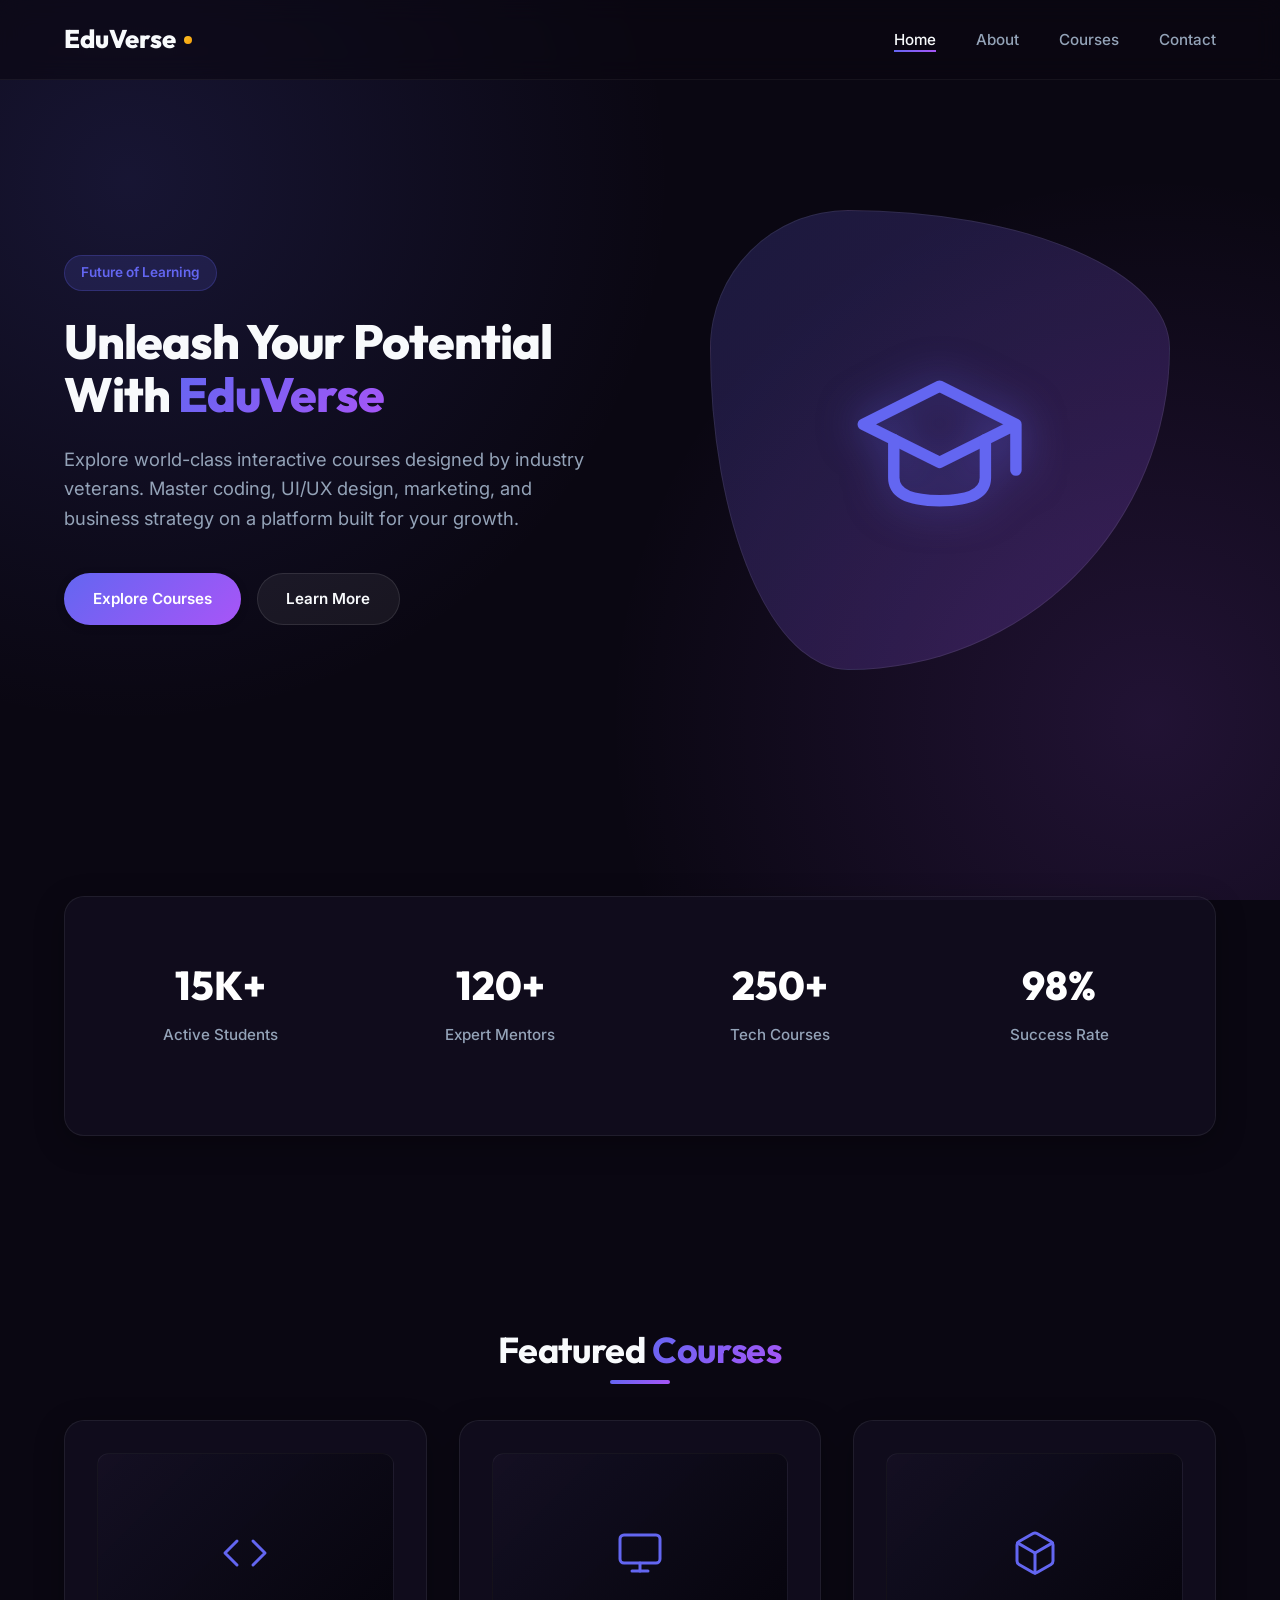
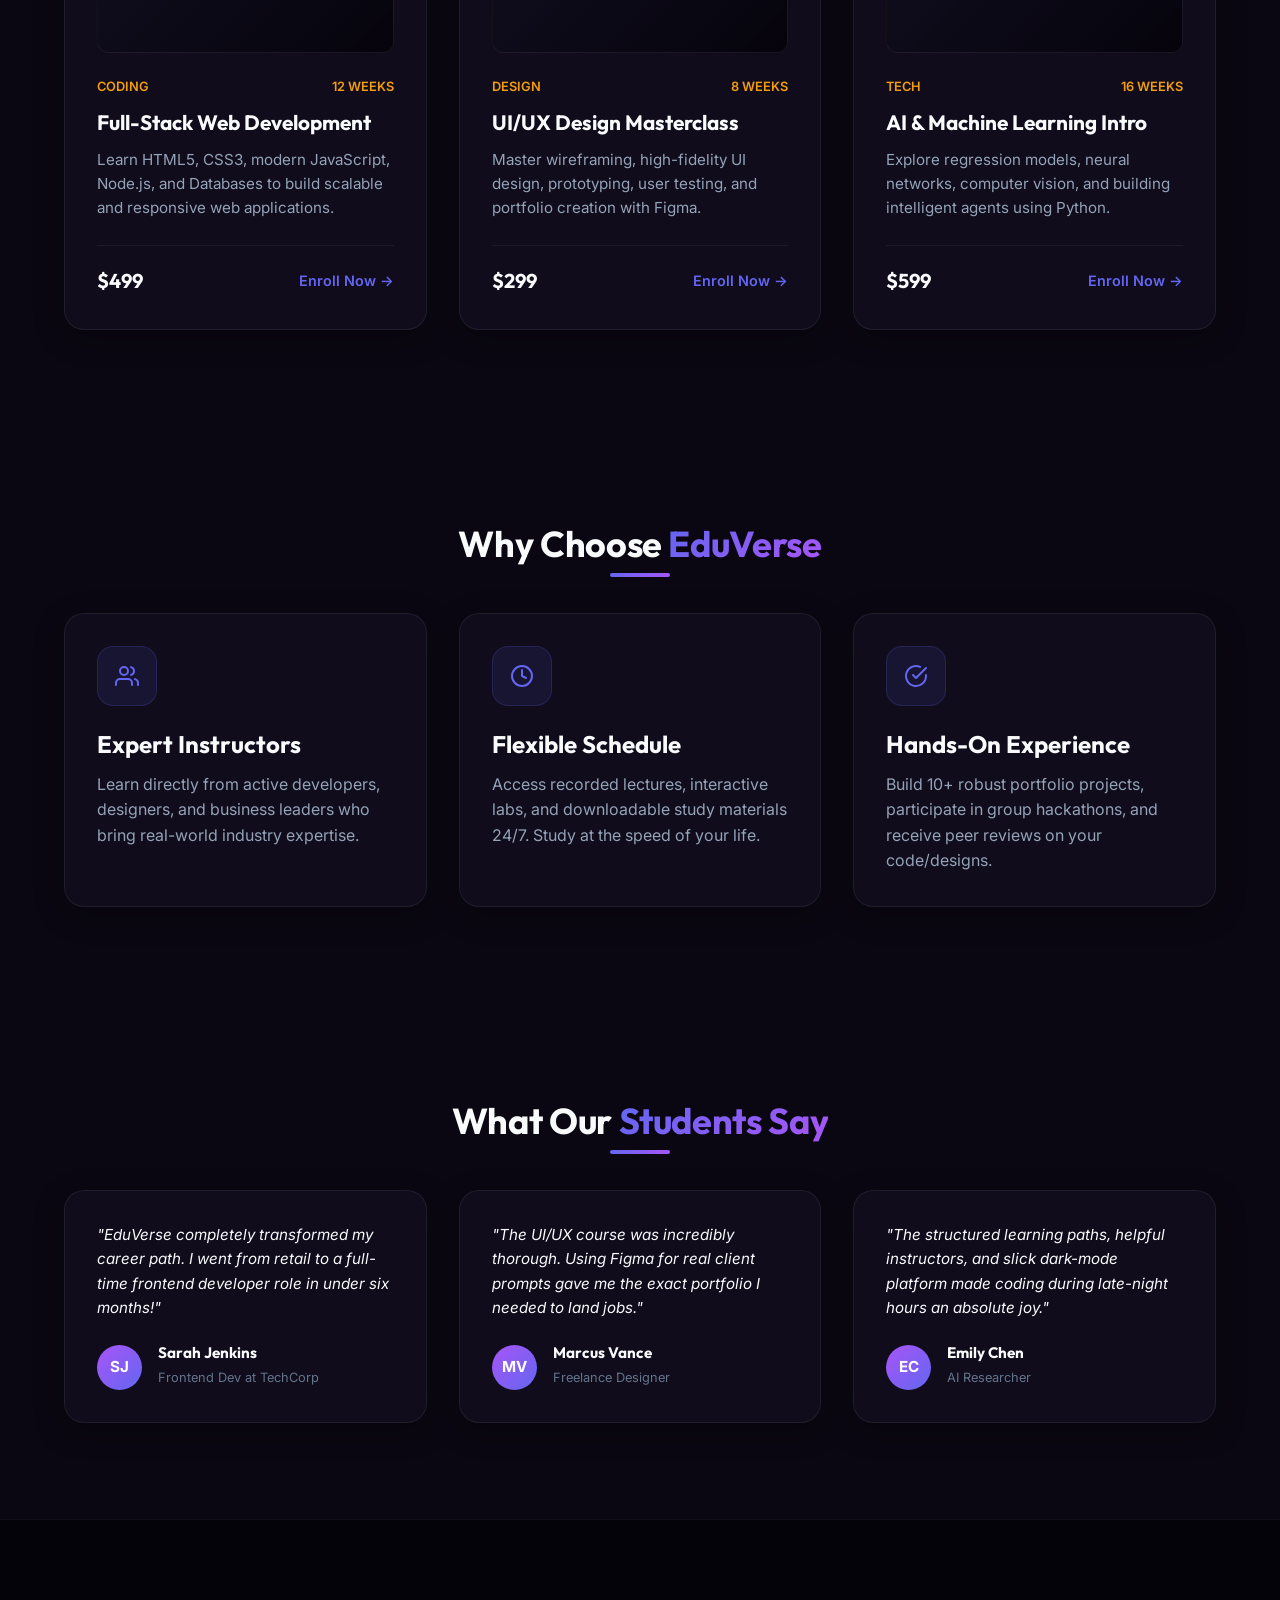
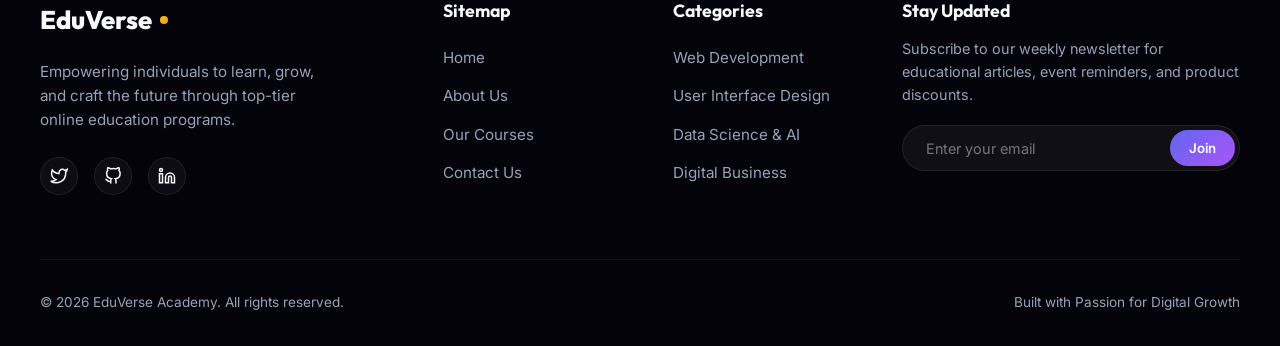
<file: index.html>
<!DOCTYPE html>
<html lang="en">
<head>
    <meta charset="UTF-8">
    <meta name="viewport" content="width=device-width, initial-scale=1.0">
    <title>EduVerse | Premium Learning Platform</title>
    <meta name="description" content="Explore world-class courses designed by industry experts. Learn coding, design, and business at your own pace with EduVerse.">
    <link rel="preconnect" href="https://fonts.googleapis.com">
    <link rel="preconnect" href="https://fonts.gstatic.com" crossorigin>
    <link href="https://fonts.googleapis.com/css2?family=Inter:wght@300;400;500;600;700&family=Outfit:wght@400;500;600;700;800&display=swap" rel="stylesheet">
    <link rel="stylesheet" href="style.css">
</head>
<body>

    <!-- HEADER / NAVIGATION -->
    <header class="header" id="header">
        <div class="nav-container">
            <a href="index.html" class="logo">
                EduVerse<span class="logo-dot"></span>
            </a>
            
            <nav>
                <ul class="nav-menu" id="nav-menu">
                    <li><a href="index.html" class="nav-link active">Home</a></li>
                    <li><a href="about.html" class="nav-link">About</a></li>
                    <li><a href="courses.html" class="nav-link">Courses</a></li>
                    <li><a href="contact.html" class="nav-link">Contact</a></li>
                </ul>
            </nav>

            <button class="menu-toggle" id="menu-toggle" aria-label="Toggle navigation menu" aria-expanded="false" aria-controls="nav-menu">
                <span></span>
                <span></span>
                <span></span>
            </button>
        </div>
    </header>

    <!-- HERO SECTION -->
    <section class="hero">
        <div class="hero-content">
            <span class="badge-tag">Future of Learning</span>
            <h1>Unleash Your Potential With <span class="gradient-text">EduVerse</span></h1>
            <p class="hero-description">
                Explore world-class interactive courses designed by industry veterans. Master coding, UI/UX design, marketing, and business strategy on a platform built for your growth.
            </p>
            <div class="hero-actions">
                <a href="courses.html" class="btn btn-primary">Explore Courses</a>
                <a href="about.html" class="btn btn-secondary">Learn More</a>
            </div>
        </div>
        <div class="hero-visual">
            <div class="hero-image-wrapper">
                <!-- Glowing abstract graduation cap visual representation using SVG -->
                <svg class="hero-inner-icon" viewBox="0 0 24 24" width="120" height="120" stroke="currentColor" stroke-width="1.5" fill="none" stroke-linecap="round" stroke-linejoin="round">
                    <path d="M22 10v6M2 10l10-5 10 5-10 5z"></path>
                    <path d="M6 12v5c0 2 2 3 6 3s6-1 6-3v-5"></path>
                </svg>
            </div>
        </div>
    </section>

    <!-- STATS SECTION -->
    <section class="stats-section">
        <div class="stats glass-card">
            <div class="stat-item">
                <span class="stat-number">15K+</span>
                <span class="stat-label">Active Students</span>
            </div>
            <div class="stat-item">
                <span class="stat-number">120+</span>
                <span class="stat-label">Expert Mentors</span>
            </div>
            <div class="stat-item">
                <span class="stat-number">250+</span>
                <span class="stat-label">Tech Courses</span>
            </div>
            <div class="stat-item">
                <span class="stat-number">98%</span>
                <span class="stat-label">Success Rate</span>
            </div>
        </div>
    </section>

    <!-- FEATURED COURSES -->
    <section class="featured-courses">
        <h2>Featured <span class="gradient-text">Courses</span></h2>
        <div class="home-courses-grid">
            
            <!-- Course 1 -->
            <div class="course-card glass-card">
                <div class="course-img-placeholder">
                    <svg viewBox="0 0 24 24" width="48" height="48" stroke="currentColor" stroke-width="1.5" fill="none" stroke-linecap="round" stroke-linejoin="round">
                        <polyline points="16 18 22 12 16 6"></polyline>
                        <polyline points="8 6 2 12 8 18"></polyline>
                    </svg>
                </div>
                <div class="course-card-meta">
                    <span>CODING</span>
                    <span>12 WEEKS</span>
                </div>
                <h3>Full-Stack Web Development</h3>
                <p>Learn HTML5, CSS3, modern JavaScript, Node.js, and Databases to build scalable and responsive web applications.</p>
                <div class="course-card-footer">
                    <span class="course-price">$499</span>
                    <a href="courses.html" class="course-link">Enroll Now &rarr;</a>
                </div>
            </div>

            <!-- Course 2 -->
            <div class="course-card glass-card">
                <div class="course-img-placeholder">
                    <svg viewBox="0 0 24 24" width="48" height="48" stroke="currentColor" stroke-width="1.5" fill="none" stroke-linecap="round" stroke-linejoin="round">
                        <rect x="2" y="3" width="20" height="14" rx="2" ry="2"></rect>
                        <line x1="8" y1="21" x2="16" y2="21"></line>
                        <line x1="12" y1="17" x2="12" y2="21"></line>
                    </svg>
                </div>
                <div class="course-card-meta">
                    <span>DESIGN</span>
                    <span>8 WEEKS</span>
                </div>
                <h3>UI/UX Design Masterclass</h3>
                <p>Master wireframing, high-fidelity UI design, prototyping, user testing, and portfolio creation with Figma.</p>
                <div class="course-card-footer">
                    <span class="course-price">$299</span>
                    <a href="courses.html" class="course-link">Enroll Now &rarr;</a>
                </div>
            </div>

            <!-- Course 3 -->
            <div class="course-card glass-card">
                <div class="course-img-placeholder">
                    <svg viewBox="0 0 24 24" width="48" height="48" stroke="currentColor" stroke-width="1.5" fill="none" stroke-linecap="round" stroke-linejoin="round">
                        <path d="M21 16V8a2 2 0 0 0-1-1.73l-7-4a2 2 0 0 0-2 0l-7 4A2 2 0 0 0 3 8v8a2 2 0 0 0 1 1.73l7 4a2 2 0 0 0 2 0l7-4A2 2 0 0 0 21 16z"></path>
                        <polyline points="3.27 6.96 12 12.01 20.73 6.96"></polyline>
                        <line x1="12" y1="22.08" x2="12" y2="12"></line>
                    </svg>
                </div>
                <div class="course-card-meta">
                    <span>TECH</span>
                    <span>16 WEEKS</span>
                </div>
                <h3>AI & Machine Learning Intro</h3>
                <p>Explore regression models, neural networks, computer vision, and building intelligent agents using Python.</p>
                <div class="course-card-footer">
                    <span class="course-price">$599</span>
                    <a href="courses.html" class="course-link">Enroll Now &rarr;</a>
                </div>
            </div>

        </div>
    </section>

    <!-- WHY CHOOSE US (FEATURES) -->
    <section class="features">
        <h2>Why Choose <span class="gradient-text">EduVerse</span></h2>
        <div class="features-grid">
            
            <div class="feature-card glass-card">
                <div class="feature-icon-wrapper">
                    <svg viewBox="0 0 24 24" width="24" height="24" stroke="currentColor" stroke-width="2" fill="none" stroke-linecap="round" stroke-linejoin="round">
                        <path d="M17 21v-2a4 4 0 0 0-4-4H5a4 4 0 0 0-4 4v2"></path>
                        <circle cx="9" cy="7" r="4"></circle>
                        <path d="M23 21v-2a4 4 0 0 0-3-3.87"></path>
                        <path d="M16 3.13a4 4 0 0 1 0 7.75"></path>
                    </svg>
                </div>
                <h3>Expert Instructors</h3>
                <p>Learn directly from active developers, designers, and business leaders who bring real-world industry expertise.</p>
            </div>

            <div class="feature-card glass-card">
                <div class="feature-icon-wrapper">
                    <svg viewBox="0 0 24 24" width="24" height="24" stroke="currentColor" stroke-width="2" fill="none" stroke-linecap="round" stroke-linejoin="round">
                        <circle cx="12" cy="12" r="10"></circle>
                        <polyline points="12 6 12 12 16 14"></polyline>
                    </svg>
                </div>
                <h3>Flexible Schedule</h3>
                <p>Access recorded lectures, interactive labs, and downloadable study materials 24/7. Study at the speed of your life.</p>
            </div>

            <div class="feature-card glass-card">
                <div class="feature-icon-wrapper">
                    <svg viewBox="0 0 24 24" width="24" height="24" stroke="currentColor" stroke-width="2" fill="none" stroke-linecap="round" stroke-linejoin="round">
                        <path d="M22 11.08V12a10 10 0 1 1-5.93-9.14"></path>
                        <polyline points="22 4 12 14.01 9 11.01"></polyline>
                    </svg>
                </div>
                <h3>Hands-On Experience</h3>
                <p>Build 10+ robust portfolio projects, participate in group hackathons, and receive peer reviews on your code/designs.</p>
            </div>

        </div>
    </section>

    <!-- TESTIMONIALS -->
    <section class="testimonials">
        <h2>What Our <span class="gradient-text">Students Say</span></h2>
        <div class="testimonials-grid">
            
            <div class="testimonial-card glass-card">
                <p>"EduVerse completely transformed my career path. I went from retail to a full-time frontend developer role in under six months!"</p>
                <div class="student-info">
                    <div class="student-avatar">SJ</div>
                    <div class="student-details">
                        <h4>Sarah Jenkins</h4>
                        <span>Frontend Dev at TechCorp</span>
                    </div>
                </div>
            </div>

            <div class="testimonial-card glass-card">
                <p>"The UI/UX course was incredibly thorough. Using Figma for real client prompts gave me the exact portfolio I needed to land jobs."</p>
                <div class="student-info">
                    <div class="student-avatar">MV</div>
                    <div class="student-details">
                        <h4>Marcus Vance</h4>
                        <span>Freelance Designer</span>
                    </div>
                </div>
            </div>

            <div class="testimonial-card glass-card">
                <p>"The structured learning paths, helpful instructors, and slick dark-mode platform made coding during late-night hours an absolute joy."</p>
                <div class="student-info">
                    <div class="student-avatar">EC</div>
                    <div class="student-details">
                        <h4>Emily Chen</h4>
                        <span>AI Researcher</span>
                    </div>
                </div>
            </div>

        </div>
    </section>

    <!-- FOOTER -->
    <footer class="footer">
        <div class="footer-container">
            <div class="footer-brand">
                <a href="index.html" class="logo">EduVerse<span class="logo-dot"></span></a>
                <p>Empowering individuals to learn, grow, and craft the future through top-tier online education programs.</p>
                <div class="social-links">
                    <a href="#" class="social-icon" aria-label="Twitter">
                        <svg viewBox="0 0 24 24" width="18" height="18" stroke="currentColor" stroke-width="2" fill="none">
                            <path d="M23 3a10.9 10.9 0 0 1-3.14 1.53 4.48 4.48 0 0 0-7.86 3v1A10.66 10.66 0 0 1 3 4s-4 9 5 13a11.64 11.64 0 0 1-7 2c9 5 20 0 20-11.5a4.5 4.5 0 0 0-.08-.83A7.72 7.72 0 0 0 23 3z"></path>
                        </svg>
                    </a>
                    <a href="#" class="social-icon" aria-label="GitHub">
                        <svg viewBox="0 0 24 24" width="18" height="18" stroke="currentColor" stroke-width="2" fill="none">
                            <path d="M9 19c-5 1.5-5-2.5-7-3m14 6v-3.87a3.37 3.37 0 0 0-.94-2.61c3.14-.35 6.44-1.54 6.44-7A5.44 5.44 0 0 0 20 4.77 5.07 5.07 0 0 0 19.91 1S18.73.65 16 2.48a13.38 13.38 0 0 0-7 0C6.27.65 5.09 1 5.09 1A5.07 5.07 0 0 0 5 4.77a5.44 5.44 0 0 0-1.5 3.78c0 5.42 3.3 6.61 6.44 7A3.37 3.37 0 0 0 9 18.13V22"></path>
                        </svg>
                    </a>
                    <a href="#" class="social-icon" aria-label="LinkedIn">
                        <svg viewBox="0 0 24 24" width="18" height="18" stroke="currentColor" stroke-width="2" fill="none">
                            <path d="M16 8a6 6 0 0 1 6 6v7h-4v-7a2 2 0 0 0-2-2 2 2 0 0 0-2 2v7h-4v-7a6 6 0 0 1 6-6z"></path>
                            <rect x="2" y="9" width="4" height="12"></rect>
                            <circle cx="4" cy="4" r="2"></circle>
                        </svg>
                    </a>
                </div>
            </div>
            
            <div class="footer-col">
                <h4>Sitemap</h4>
                <ul class="footer-links">
                    <li><a href="index.html">Home</a></li>
                    <li><a href="about.html">About Us</a></li>
                    <li><a href="courses.html">Our Courses</a></li>
                    <li><a href="contact.html">Contact Us</a></li>
                </ul>
            </div>
            
            <div class="footer-col">
                <h4>Categories</h4>
                <ul class="footer-links">
                    <li><a href="courses.html">Web Development</a></li>
                    <li><a href="courses.html">User Interface Design</a></li>
                    <li><a href="courses.html">Data Science & AI</a></li>
                    <li><a href="courses.html">Digital Business</a></li>
                </ul>
            </div>
            
            <div class="footer-col footer-newsletter">
                <h4>Stay Updated</h4>
                <p>Subscribe to our weekly newsletter for educational articles, event reminders, and product discounts.</p>
                <form class="newsletter-form" id="newsletter-form" onsubmit="event.preventDefault(); showSubscribeToast();">
                    <input type="email" placeholder="Enter your email" required id="newsletter-email">
                    <button type="submit">Join</button>
                </form>
            </div>
        </div>
        
        <div class="footer-bottom">
            <p>&copy; 2026 EduVerse Academy. All rights reserved.</p>
            <p>Built with Passion for Digital Growth</p>
        </div>
    </footer>

    <!-- SUCCESS TOAST -->
    <div class="toast-msg" id="toast-msg">
        <svg viewBox="0 0 24 24" width="20" height="20" stroke="currentColor" stroke-width="2.5" fill="none">
            <polyline points="20 6 9 17 4 12"></polyline>
        </svg>
        <span id="toast-msg-text">Successfully subscribed to newsletter!</span>
    </div>

    <!-- SCRIPTS -->
    <script>
        // Header scrolling behavior
        window.addEventListener('scroll', () => {
            const header = document.getElementById('header');
            if (window.scrollY > 50) {
                header.classList.add('scrolled');
            } else {
                header.classList.remove('scrolled');
            }
        });

        // Mobile menu toggle
        const menuToggle = document.getElementById('menu-toggle');
        const navMenu = document.getElementById('nav-menu');

        menuToggle.addEventListener('click', () => {
            const isOpen = menuToggle.classList.toggle('open');
            navMenu.classList.toggle('open');
            menuToggle.setAttribute('aria-expanded', isOpen ? 'true' : 'false');
        });

        // Close menu when clicking nav link
        document.querySelectorAll('.nav-link').forEach(link => {
            link.addEventListener('click', () => {
                menuToggle.classList.remove('open');
                navMenu.classList.remove('open');
                menuToggle.setAttribute('aria-expanded', 'false');
            });
        });

        // Toast display utility
        function triggerToast(message) {
            const toast = document.getElementById('toast-msg');
            const toastText = document.getElementById('toast-msg-text');
            toastText.textContent = message;
            toast.classList.add('show');
            setTimeout(() => {
                toast.classList.remove('show');
            }, 3500);
        }

        // Newsletter subscription toast
        function showSubscribeToast() {
            const emailInput = document.getElementById('newsletter-email');
            if (emailInput.value) {
                triggerToast('Successfully subscribed to newsletter!');
                emailInput.value = '';
            }
        }
    </script>
</body>
</html>
</file>
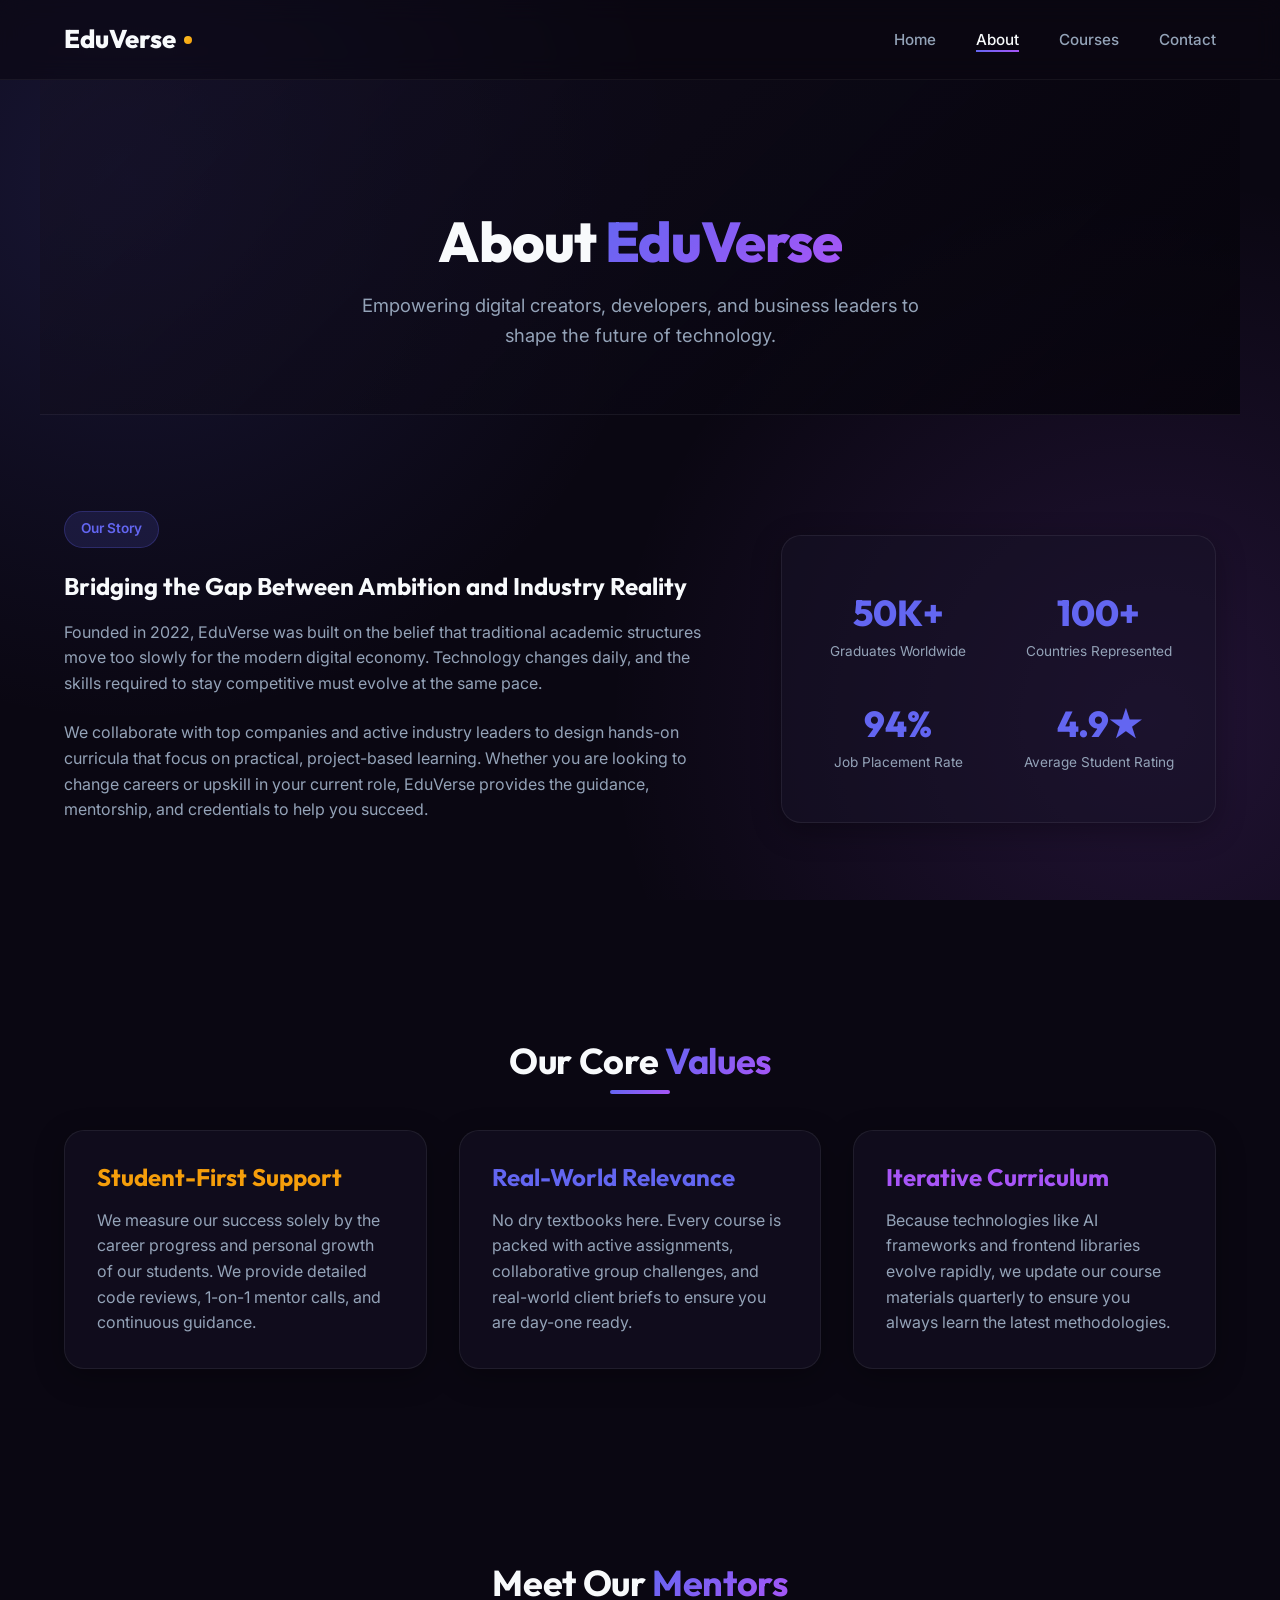
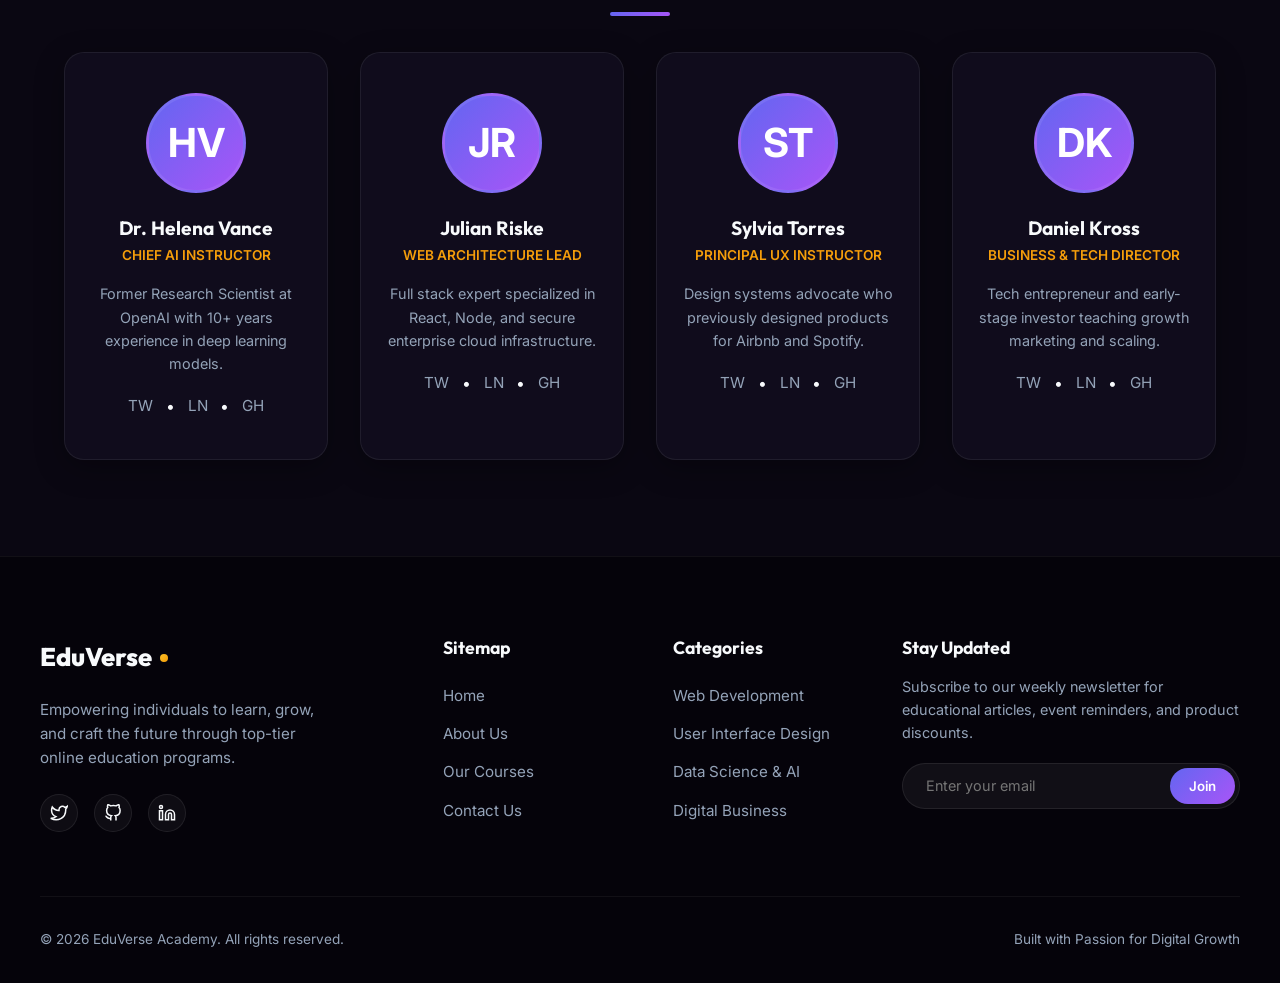
<file: about.html>
<!DOCTYPE html>
<html lang="en">
<head>
    <meta charset="UTF-8">
    <meta name="viewport" content="width=device-width, initial-scale=1.0">
    <title>About Us | EduVerse</title>
    <meta name="description" content="Discover the mission, core values, and world-class expert instructors behind the EduVerse learning academy.">
    <link rel="preconnect" href="https://fonts.googleapis.com">
    <link rel="preconnect" href="https://fonts.gstatic.com" crossorigin>
    <link href="https://fonts.googleapis.com/css2?family=Inter:wght@300;400;500;600;700&family=Outfit:wght@400;500;600;700;800&display=swap" rel="stylesheet">
    <link rel="stylesheet" href="style.css">
</head>
<body>

    <!-- HEADER / NAVIGATION -->
    <header class="header" id="header">
        <div class="nav-container">
            <a href="index.html" class="logo">
                EduVerse<span class="logo-dot"></span>
            </a>
            
            <nav>
                <ul class="nav-menu" id="nav-menu">
                    <li><a href="index.html" class="nav-link">Home</a></li>
                    <li><a href="about.html" class="nav-link active">About</a></li>
                    <li><a href="courses.html" class="nav-link">Courses</a></li>
                    <li><a href="contact.html" class="nav-link">Contact</a></li>
                </ul>
            </nav>

            <button class="menu-toggle" id="menu-toggle" aria-label="Toggle navigation menu" aria-expanded="false" aria-controls="nav-menu">
                <span></span>
                <span></span>
                <span></span>
            </button>
        </div>
    </header>

    <!-- PAGE HEADER -->
    <section class="page-header">
        <h1>About <span class="gradient-text">EduVerse</span></h1>
        <p>Empowering digital creators, developers, and business leaders to shape the future of technology.</p>
    </section>

    <!-- INTRO & KEY STATS -->
    <section class="about-intro">
        <div class="about-text">
            <span class="badge-tag">Our Story</span>
            <h3>Bridging the Gap Between Ambition and Industry Reality</h3>
            <p>
                Founded in 2022, EduVerse was built on the belief that traditional academic structures move too slowly for the modern digital economy. Technology changes daily, and the skills required to stay competitive must evolve at the same pace.
            </p>
            <p>
                We collaborate with top companies and active industry leaders to design hands-on curricula that focus on practical, project-based learning. Whether you are looking to change careers or upskill in your current role, EduVerse provides the guidance, mentorship, and credentials to help you succeed.
            </p>
        </div>
        <div class="about-visual">
            <div class="about-stats-card glass-card">
                <div class="about-stat">
                    <span>50K+</span>
                    <p>Graduates Worldwide</p>
                </div>
                <div class="about-stat">
                    <span>100+</span>
                    <p>Countries Represented</p>
                </div>
                <div class="about-stat">
                    <span>94%</span>
                    <p>Job Placement Rate</p>
                </div>
                <div class="about-stat">
                    <span>4.9★</span>
                    <p>Average Student Rating</p>
                </div>
            </div>
        </div>
    </section>

    <!-- VALUES SECTION -->
    <section class="values">
        <h2>Our Core <span class="gradient-text">Values</span></h2>
        <div class="values-grid">
            
            <div class="glass-card value-card value-card--accent">
                <h3>Student-First Support</h3>
                <p>We measure our success solely by the career progress and personal growth of our students. We provide detailed code reviews, 1-on-1 mentor calls, and continuous guidance.</p>
            </div>

            <div class="glass-card value-card value-card--primary">
                <h3>Real-World Relevance</h3>
                <p>No dry textbooks here. Every course is packed with active assignments, collaborative group challenges, and real-world client briefs to ensure you are day-one ready.</p>
            </div>

            <div class="glass-card value-card value-card--secondary">
                <h3>Iterative Curriculum</h3>
                <p>Because technologies like AI frameworks and frontend libraries evolve rapidly, we update our course materials quarterly to ensure you always learn the latest methodologies.</p>
            </div>

        </div>
    </section>

    <!-- TEAM / MENTORS SECTION -->
    <section class="team">
        <h2>Meet Our <span class="gradient-text">Mentors</span></h2>
        <div class="team-grid">
            
            <!-- Member 1 -->
            <div class="team-card glass-card">
                <div class="avatar-large">HV</div>
                <h3>Dr. Helena Vance</h3>
                <span>CHIEF AI INSTRUCTOR</span>
                <p>Former Research Scientist at OpenAI with 10+ years experience in deep learning models.</p>
                <div class="team-socials">
                    <a href="#" aria-label="Twitter">TW</a> &bull;
                    <a href="#" aria-label="LinkedIn">LN</a> &bull;
                    <a href="#" aria-label="GitHub">GH</a>
                </div>
            </div>

            <!-- Member 2 -->
            <div class="team-card glass-card">
                <div class="avatar-large">JR</div>
                <h3>Julian Riske</h3>
                <span>WEB ARCHITECTURE LEAD</span>
                <p>Full stack expert specialized in React, Node, and secure enterprise cloud infrastructure.</p>
                <div class="team-socials">
                    <a href="#" aria-label="Twitter">TW</a> &bull;
                    <a href="#" aria-label="LinkedIn">LN</a> &bull;
                    <a href="#" aria-label="GitHub">GH</a>
                </div>
            </div>

            <!-- Member 3 -->
            <div class="team-card glass-card">
                <div class="avatar-large">ST</div>
                <h3>Sylvia Torres</h3>
                <span>PRINCIPAL UX INSTRUCTOR</span>
                <p>Design systems advocate who previously designed products for Airbnb and Spotify.</p>
                <div class="team-socials">
                    <a href="#" aria-label="Twitter">TW</a> &bull;
                    <a href="#" aria-label="LinkedIn">LN</a> &bull;
                    <a href="#" aria-label="GitHub">GH</a>
                </div>
            </div>

            <!-- Member 4 -->
            <div class="team-card glass-card">
                <div class="avatar-large">DK</div>
                <h3>Daniel Kross</h3>
                <span>BUSINESS & TECH DIRECTOR</span>
                <p>Tech entrepreneur and early-stage investor teaching growth marketing and scaling.</p>
                <div class="team-socials">
                    <a href="#" aria-label="Twitter">TW</a> &bull;
                    <a href="#" aria-label="LinkedIn">LN</a> &bull;
                    <a href="#" aria-label="GitHub">GH</a>
                </div>
            </div>

        </div>
    </section>

    <!-- FOOTER -->
    <footer class="footer">
        <div class="footer-container">
            <div class="footer-brand">
                <a href="index.html" class="logo">EduVerse<span class="logo-dot"></span></a>
                <p>Empowering individuals to learn, grow, and craft the future through top-tier online education programs.</p>
                <div class="social-links">
                    <a href="#" class="social-icon" aria-label="Twitter">
                        <svg viewBox="0 0 24 24" width="18" height="18" stroke="currentColor" stroke-width="2" fill="none">
                            <path d="M23 3a10.9 10.9 0 0 1-3.14 1.53 4.48 4.48 0 0 0-7.86 3v1A10.66 10.66 0 0 1 3 4s-4 9 5 13a11.64 11.64 0 0 1-7 2c9 5 20 0 20-11.5a4.5 4.5 0 0 0-.08-.83A7.72 7.72 0 0 0 23 3z"></path>
                        </svg>
                    </a>
                    <a href="#" class="social-icon" aria-label="GitHub">
                        <svg viewBox="0 0 24 24" width="18" height="18" stroke="currentColor" stroke-width="2" fill="none">
                            <path d="M9 19c-5 1.5-5-2.5-7-3m14 6v-3.87a3.37 3.37 0 0 0-.94-2.61c3.14-.35 6.44-1.54 6.44-7A5.44 5.44 0 0 0 20 4.77 5.07 5.07 0 0 0 19.91 1S18.73.65 16 2.48a13.38 13.38 0 0 0-7 0C6.27.65 5.09 1 5.09 1A5.07 5.07 0 0 0 5 4.77a5.44 5.44 0 0 0-1.5 3.78c0 5.42 3.3 6.61 6.44 7A3.37 3.37 0 0 0 9 18.13V22"></path>
                        </svg>
                    </a>
                    <a href="#" class="social-icon" aria-label="LinkedIn">
                        <svg viewBox="0 0 24 24" width="18" height="18" stroke="currentColor" stroke-width="2" fill="none">
                            <path d="M16 8a6 6 0 0 1 6 6v7h-4v-7a2 2 0 0 0-2-2 2 2 0 0 0-2 2v7h-4v-7a6 6 0 0 1 6-6z"></path>
                            <rect x="2" y="9" width="4" height="12"></rect>
                            <circle cx="4" cy="4" r="2"></circle>
                        </svg>
                    </a>
                </div>
            </div>
            
            <div class="footer-col">
                <h4>Sitemap</h4>
                <ul class="footer-links">
                    <li><a href="index.html">Home</a></li>
                    <li><a href="about.html">About Us</a></li>
                    <li><a href="courses.html">Our Courses</a></li>
                    <li><a href="contact.html">Contact Us</a></li>
                </ul>
            </div>
            
            <div class="footer-col">
                <h4>Categories</h4>
                <ul class="footer-links">
                    <li><a href="courses.html">Web Development</a></li>
                    <li><a href="courses.html">User Interface Design</a></li>
                    <li><a href="courses.html">Data Science & AI</a></li>
                    <li><a href="courses.html">Digital Business</a></li>
                </ul>
            </div>
            
            <div class="footer-col footer-newsletter">
                <h4>Stay Updated</h4>
                <p>Subscribe to our weekly newsletter for educational articles, event reminders, and product discounts.</p>
                <form class="newsletter-form" id="newsletter-form" onsubmit="event.preventDefault(); showSubscribeToast();">
                    <input type="email" placeholder="Enter your email" required id="newsletter-email">
                    <button type="submit">Join</button>
                </form>
            </div>
        </div>
        
        <div class="footer-bottom">
            <p>&copy; 2026 EduVerse Academy. All rights reserved.</p>
            <p>Built with Passion for Digital Growth</p>
        </div>
    </footer>

    <!-- SUCCESS TOAST -->
    <div class="toast-msg" id="toast-msg">
        <svg viewBox="0 0 24 24" width="20" height="20" stroke="currentColor" stroke-width="2.5" fill="none">
            <polyline points="20 6 9 17 4 12"></polyline>
        </svg>
        <span id="toast-msg-text">Successfully subscribed to newsletter!</span>
    </div>

    <!-- SCRIPTS -->
    <script>
        // Header scrolling behavior
        window.addEventListener('scroll', () => {
            const header = document.getElementById('header');
            if (window.scrollY > 50) {
                header.classList.add('scrolled');
            } else {
                header.classList.remove('scrolled');
            }
        });

        // Mobile menu toggle
        const menuToggle = document.getElementById('menu-toggle');
        const navMenu = document.getElementById('nav-menu');

        menuToggle.addEventListener('click', () => {
            const isOpen = menuToggle.classList.toggle('open');
            navMenu.classList.toggle('open');
            menuToggle.setAttribute('aria-expanded', isOpen ? 'true' : 'false');
        });

        // Close menu when clicking nav link
        document.querySelectorAll('.nav-link').forEach(link => {
            link.addEventListener('click', () => {
                menuToggle.classList.remove('open');
                navMenu.classList.remove('open');
                menuToggle.setAttribute('aria-expanded', 'false');
            });
        });

        // Toast display utility
        function triggerToast(message) {
            const toast = document.getElementById('toast-msg');
            const toastText = document.getElementById('toast-msg-text');
            toastText.textContent = message;
            toast.classList.add('show');
            setTimeout(() => {
                toast.classList.remove('show');
            }, 3500);
        }

        // Newsletter subscription toast
        function showSubscribeToast() {
            const emailInput = document.getElementById('newsletter-email');
            if (emailInput.value) {
                triggerToast('Successfully subscribed to newsletter!');
                emailInput.value = '';
            }
        }
    </script>
</body>
</html>
</file>
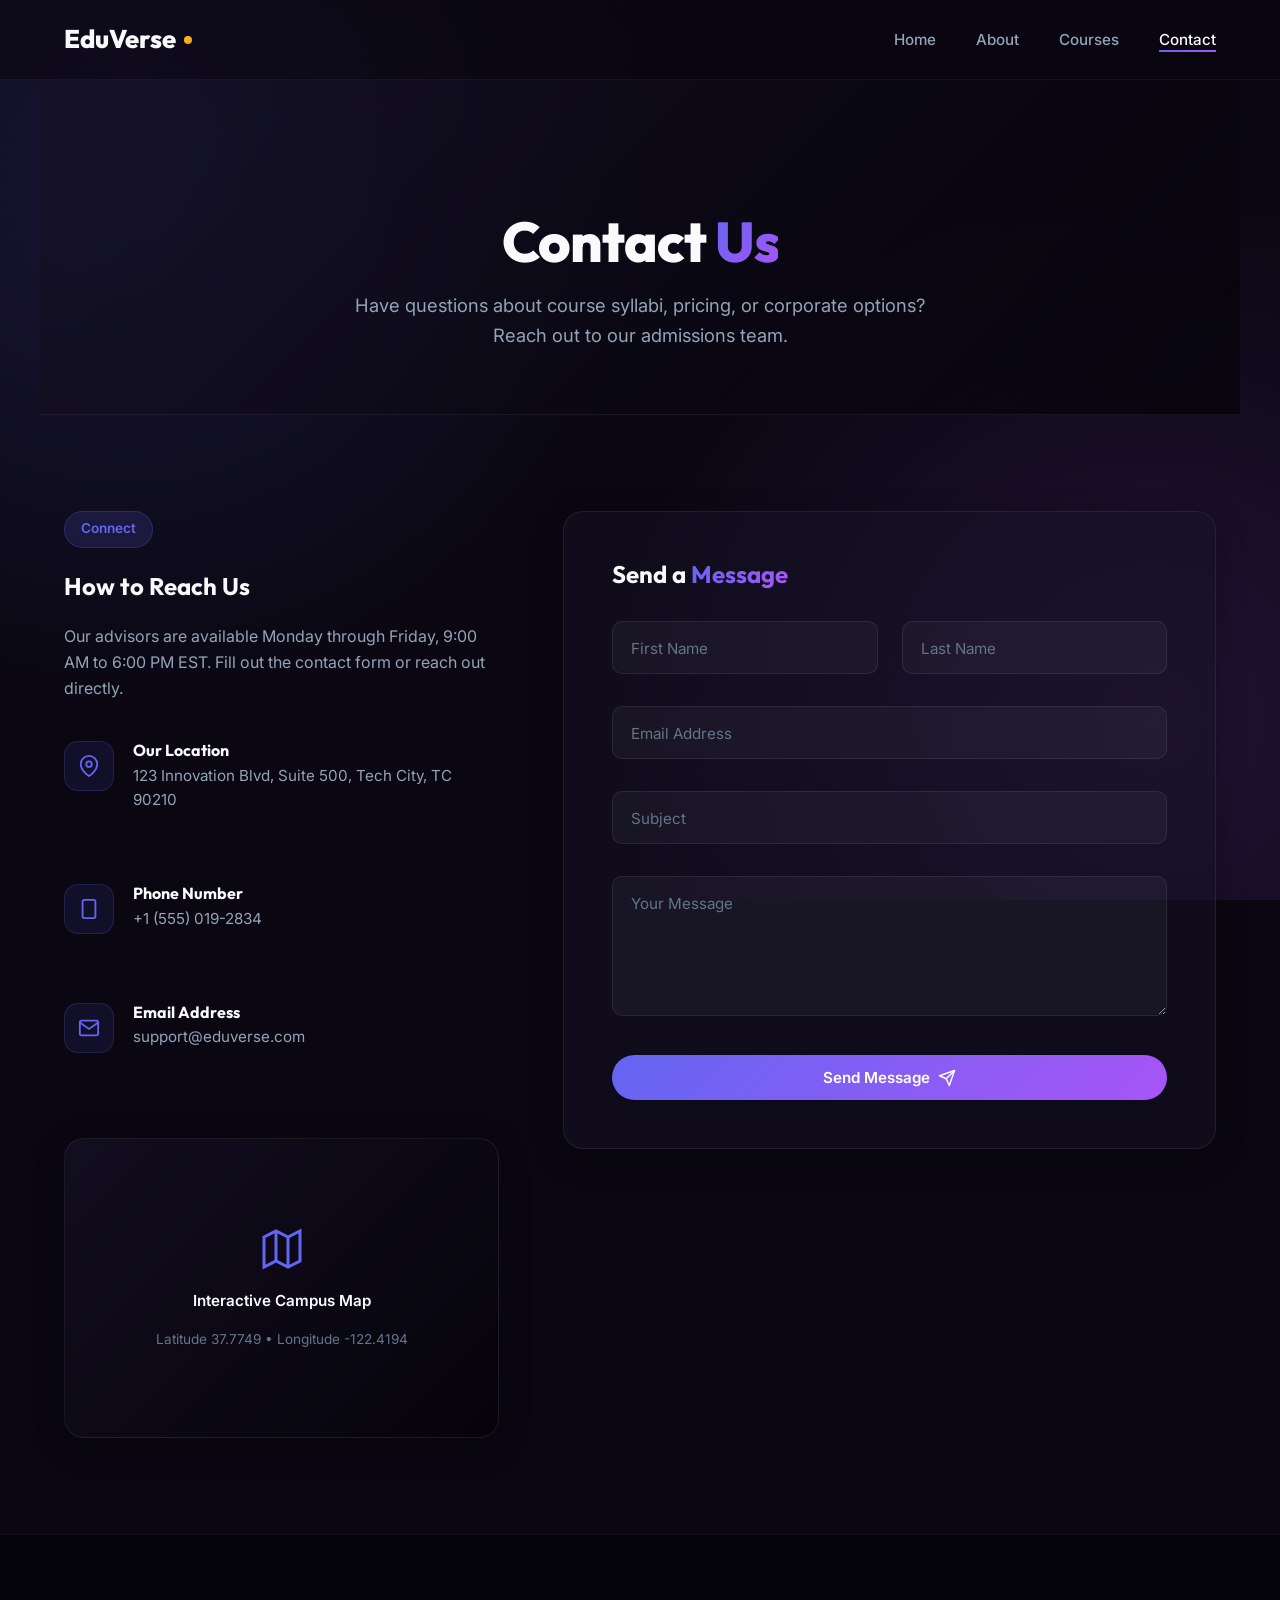
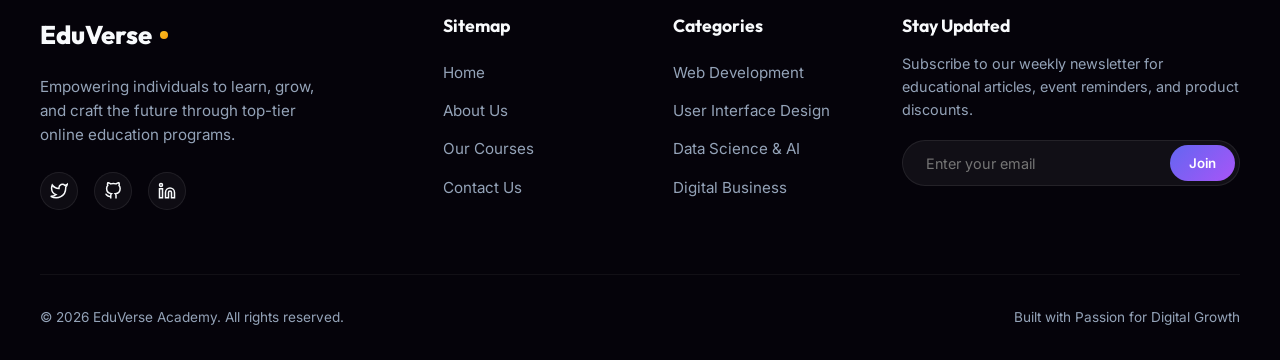
<file: contact.html>
<!DOCTYPE html>
<html lang="en">
<head>
    <meta charset="UTF-8">
    <meta name="viewport" content="width=device-width, initial-scale=1.0">
    <title>Contact Us | EduVerse</title>
    <meta name="description" content="Reach out to the EduVerse support team for admissions, partnerships, or technical inquiries.">
    <link rel="preconnect" href="https://fonts.googleapis.com">
    <link rel="preconnect" href="https://fonts.gstatic.com" crossorigin>
    <link href="https://fonts.googleapis.com/css2?family=Inter:wght@300;400;500;600;700&family=Outfit:wght@400;500;600;700;800&display=swap" rel="stylesheet">
    <link rel="stylesheet" href="style.css">
</head>
<body>

    <!-- HEADER / NAVIGATION -->
    <header class="header" id="header">
        <div class="nav-container">
            <a href="index.html" class="logo">
                EduVerse<span class="logo-dot"></span>
            </a>
            
            <nav>
                <ul class="nav-menu" id="nav-menu">
                    <li><a href="index.html" class="nav-link">Home</a></li>
                    <li><a href="about.html" class="nav-link">About</a></li>
                    <li><a href="courses.html" class="nav-link">Courses</a></li>
                    <li><a href="contact.html" class="nav-link active">Contact</a></li>
                </ul>
            </nav>

            <button class="menu-toggle" id="menu-toggle" aria-label="Toggle navigation menu" aria-expanded="false" aria-controls="nav-menu">
                <span></span>
                <span></span>
                <span></span>
            </button>
        </div>
    </header>

    <!-- PAGE HEADER -->
    <section class="page-header">
        <h1>Contact <span class="gradient-text">Us</span></h1>
        <p>Have questions about course syllabi, pricing, or corporate options? Reach out to our admissions team.</p>
    </section>

    <!-- CONTACT CONTAINER -->
    <section class="contact-layout">
        
        <!-- Contact Info Side -->
        <div class="contact-info-panel">
            <span class="badge-tag">Connect</span>
            <h3>How to Reach Us</h3>
            <p>Our advisors are available Monday through Friday, 9:00 AM to 6:00 PM EST. Fill out the contact form or reach out directly.</p>
            
            <div class="info-list">
                
                <!-- Address -->
                <div class="info-item">
                    <div class="info-icon">
                        <svg viewBox="0 0 24 24" width="22" height="22" stroke="currentColor" stroke-width="2" fill="none">
                            <path d="M21 10c0 7-9 13-9 13s-9-6-9-13a9 9 0 0 1 18 0z"></path>
                            <circle cx="12" cy="10" r="3"></circle>
                        </svg>
                    </div>
                    <div class="info-details">
                        <h4>Our Location</h4>
                        <p>123 Innovation Blvd, Suite 500, Tech City, TC 90210</p>
                    </div>
                </div>

                <!-- Phone -->
                <div class="info-item">
                    <div class="info-icon">
                        <svg viewBox="0 0 24 24" width="22" height="22" stroke="currentColor" stroke-width="2" fill="none">
                            <rect x="5" y="2" width="14" height="20" rx="2" ry="2"></rect>
                            <line x1="12" y1="18" x2="12.01" y2="18"></line>
                        </svg>
                    </div>
                    <div class="info-details">
                        <h4>Phone Number</h4>
                        <p><a href="tel:+15550192834">+1 (555) 019-2834</a></p>
                    </div>
                </div>

                <!-- Email -->
                <div class="info-item">
                    <div class="info-icon">
                        <svg viewBox="0 0 24 24" width="22" height="22" stroke="currentColor" stroke-width="2" fill="none">
                            <path d="M4 4h16c1.1 0 2 .9 2 2v12c0 1.1-.9 2-2 2H4c-1.1 0-2-.9-2-2V6c0-1.1.9-2 2-2z"></path>
                            <polyline points="22,6 12,13 2,6"></polyline>
                        </svg>
                    </div>
                    <div class="info-details">
                        <h4>Email Address</h4>
                        <p><a href="mailto:support@eduverse.com">support@eduverse.com</a></p>
                    </div>
                </div>

            </div>

            <!-- Custom Mock Map Card -->
            <div class="map-container glass-card">
                <svg class="map-icon" viewBox="0 0 24 24" width="48" height="48" stroke="currentColor" stroke-width="1.5" fill="none">
                    <polygon points="3 6 9 3 15 6 21 3 21 18 15 21 9 18 3 21"></polygon>
                    <line x1="9" y1="3" x2="9" y2="18"></line>
                    <line x1="15" y1="6" x2="15" y2="21"></line>
                </svg>
                <span class="map-title">Interactive Campus Map</span>
                <span class="map-subtitle">Latitude 37.7749 &bull; Longitude -122.4194</span>
            </div>

        </div>

        <!-- Contact Form Side -->
        <form class="contact-form glass-card" id="contact-form" onsubmit="event.preventDefault(); showContactSuccessToast();">
            <h3 class="form-title">Send a <span class="gradient-text">Message</span></h3>
            
            <div class="form-group-row">
                <div class="form-group">
                    <input type="text" class="form-control" placeholder=" " id="first-name" required>
                    <label class="form-label" for="first-name">First Name</label>
                </div>
                
                <div class="form-group">
                    <input type="text" class="form-control" placeholder=" " id="last-name" required>
                    <label class="form-label" for="last-name">Last Name</label>
                </div>
            </div>

            <div class="form-group">
                <input type="email" class="form-control" placeholder=" " id="contact-email" required>
                <label class="form-label" for="contact-email">Email Address</label>
            </div>

            <div class="form-group">
                <input type="text" class="form-control" placeholder=" " id="contact-subject" required>
                <label class="form-label" for="contact-subject">Subject</label>
            </div>

            <div class="form-group">
                <textarea class="form-control" placeholder=" " id="contact-message" required></textarea>
                <label class="form-label" for="contact-message">Your Message</label>
            </div>

            <button type="submit" class="btn btn-primary btn-block">
                Send Message
                <svg viewBox="0 0 24 24" width="18" height="18" stroke="currentColor" stroke-width="2" fill="none" stroke-linecap="round" stroke-linejoin="round">
                    <line x1="22" y1="2" x2="11" y2="13"></line>
                    <polygon points="22 2 15 22 11 13 2 9 22 2"></polygon>
                </svg>
            </button>
        </form>

    </section>

    <!-- FOOTER -->
    <footer class="footer">
        <div class="footer-container">
            <div class="footer-brand">
                <a href="index.html" class="logo">EduVerse<span class="logo-dot"></span></a>
                <p>Empowering individuals to learn, grow, and craft the future through top-tier online education programs.</p>
                <div class="social-links">
                    <a href="#" class="social-icon" aria-label="Twitter">
                        <svg viewBox="0 0 24 24" width="18" height="18" stroke="currentColor" stroke-width="2" fill="none">
                            <path d="M23 3a10.9 10.9 0 0 1-3.14 1.53 4.48 4.48 0 0 0-7.86 3v1A10.66 10.66 0 0 1 3 4s-4 9 5 13a11.64 11.64 0 0 1-7 2c9 5 20 0 20-11.5a4.5 4.5 0 0 0-.08-.83A7.72 7.72 0 0 0 23 3z"></path>
                        </svg>
                    </a>
                    <a href="#" class="social-icon" aria-label="GitHub">
                        <svg viewBox="0 0 24 24" width="18" height="18" stroke="currentColor" stroke-width="2" fill="none">
                            <path d="M9 19c-5 1.5-5-2.5-7-3m14 6v-3.87a3.37 3.37 0 0 0-.94-2.61c3.14-.35 6.44-1.54 6.44-7A5.44 5.44 0 0 0 20 4.77 5.07 5.07 0 0 0 19.91 1S18.73.65 16 2.48a13.38 13.38 0 0 0-7 0C6.27.65 5.09 1 5.09 1A5.07 5.07 0 0 0 5 4.77a5.44 5.44 0 0 0-1.5 3.78c0 5.42 3.3 6.61 6.44 7A3.37 3.37 0 0 0 9 18.13V22"></path>
                        </svg>
                    </a>
                    <a href="#" class="social-icon" aria-label="LinkedIn">
                        <svg viewBox="0 0 24 24" width="18" height="18" stroke="currentColor" stroke-width="2" fill="none">
                            <path d="M16 8a6 6 0 0 1 6 6v7h-4v-7a2 2 0 0 0-2-2 2 2 0 0 0-2 2v7h-4v-7a6 6 0 0 1 6-6z"></path>
                            <rect x="2" y="9" width="4" height="12"></rect>
                            <circle cx="4" cy="4" r="2"></circle>
                        </svg>
                    </a>
                </div>
            </div>
            
            <div class="footer-col">
                <h4>Sitemap</h4>
                <ul class="footer-links">
                    <li><a href="index.html">Home</a></li>
                    <li><a href="about.html">About Us</a></li>
                    <li><a href="courses.html">Our Courses</a></li>
                    <li><a href="contact.html">Contact Us</a></li>
                </ul>
            </div>
            
            <div class="footer-col">
                <h4>Categories</h4>
                <ul class="footer-links">
                    <li><a href="courses.html">Web Development</a></li>
                    <li><a href="courses.html">User Interface Design</a></li>
                    <li><a href="courses.html">Data Science & AI</a></li>
                    <li><a href="courses.html">Digital Business</a></li>
                </ul>
            </div>
            
            <div class="footer-col footer-newsletter">
                <h4>Stay Updated</h4>
                <p>Subscribe to our weekly newsletter for educational articles, event reminders, and product discounts.</p>
                <form class="newsletter-form" id="newsletter-form" onsubmit="event.preventDefault(); showSubscribeToast();">
                    <input type="email" placeholder="Enter your email" required id="newsletter-email">
                    <button type="submit">Join</button>
                </form>
            </div>
        </div>
        
        <div class="footer-bottom">
            <p>&copy; 2026 EduVerse Academy. All rights reserved.</p>
            <p>Built with Passion for Digital Growth</p>
        </div>
    </footer>

    <!-- SUCCESS TOAST -->
    <div class="toast-msg" id="toast-msg">
        <svg viewBox="0 0 24 24" width="20" height="20" stroke="currentColor" stroke-width="2.5" fill="none">
            <polyline points="20 6 9 17 4 12"></polyline>
        </svg>
        <span id="toast-msg-text">Successfully subscribed to newsletter!</span>
    </div>

    <!-- SCRIPTS -->
    <script>
        // Header scrolling behavior
        window.addEventListener('scroll', () => {
            const header = document.getElementById('header');
            if (window.scrollY > 50) {
                header.classList.add('scrolled');
            } else {
                header.classList.remove('scrolled');
            }
        });

        // Mobile menu toggle
        const menuToggle = document.getElementById('menu-toggle');
        const navMenu = document.getElementById('nav-menu');

        menuToggle.addEventListener('click', () => {
            const isOpen = menuToggle.classList.toggle('open');
            navMenu.classList.toggle('open');
            menuToggle.setAttribute('aria-expanded', isOpen ? 'true' : 'false');
        });

        // Close menu when clicking nav link
        document.querySelectorAll('.nav-link').forEach(link => {
            link.addEventListener('click', () => {
                menuToggle.classList.remove('open');
                navMenu.classList.remove('open');
                menuToggle.setAttribute('aria-expanded', 'false');
            });
        });

        // Toast display utility
        function triggerToast(message) {
            const toast = document.getElementById('toast-msg');
            const toastText = document.getElementById('toast-msg-text');
            toastText.textContent = message;
            toast.classList.add('show');
            setTimeout(() => {
                toast.classList.remove('show');
            }, 3500);
        }

        // Newsletter subscription toast
        function showSubscribeToast() {
            const emailInput = document.getElementById('newsletter-email');
            if (emailInput.value) {
                triggerToast('Successfully subscribed to newsletter!');
                emailInput.value = '';
            }
        }

        // Contact form success toast
        function showContactSuccessToast() {
            triggerToast('Message sent successfully! We will respond within 24 hours.');
            document.getElementById('contact-form').reset();
        }
    </script>
</body>
</html>
</file>
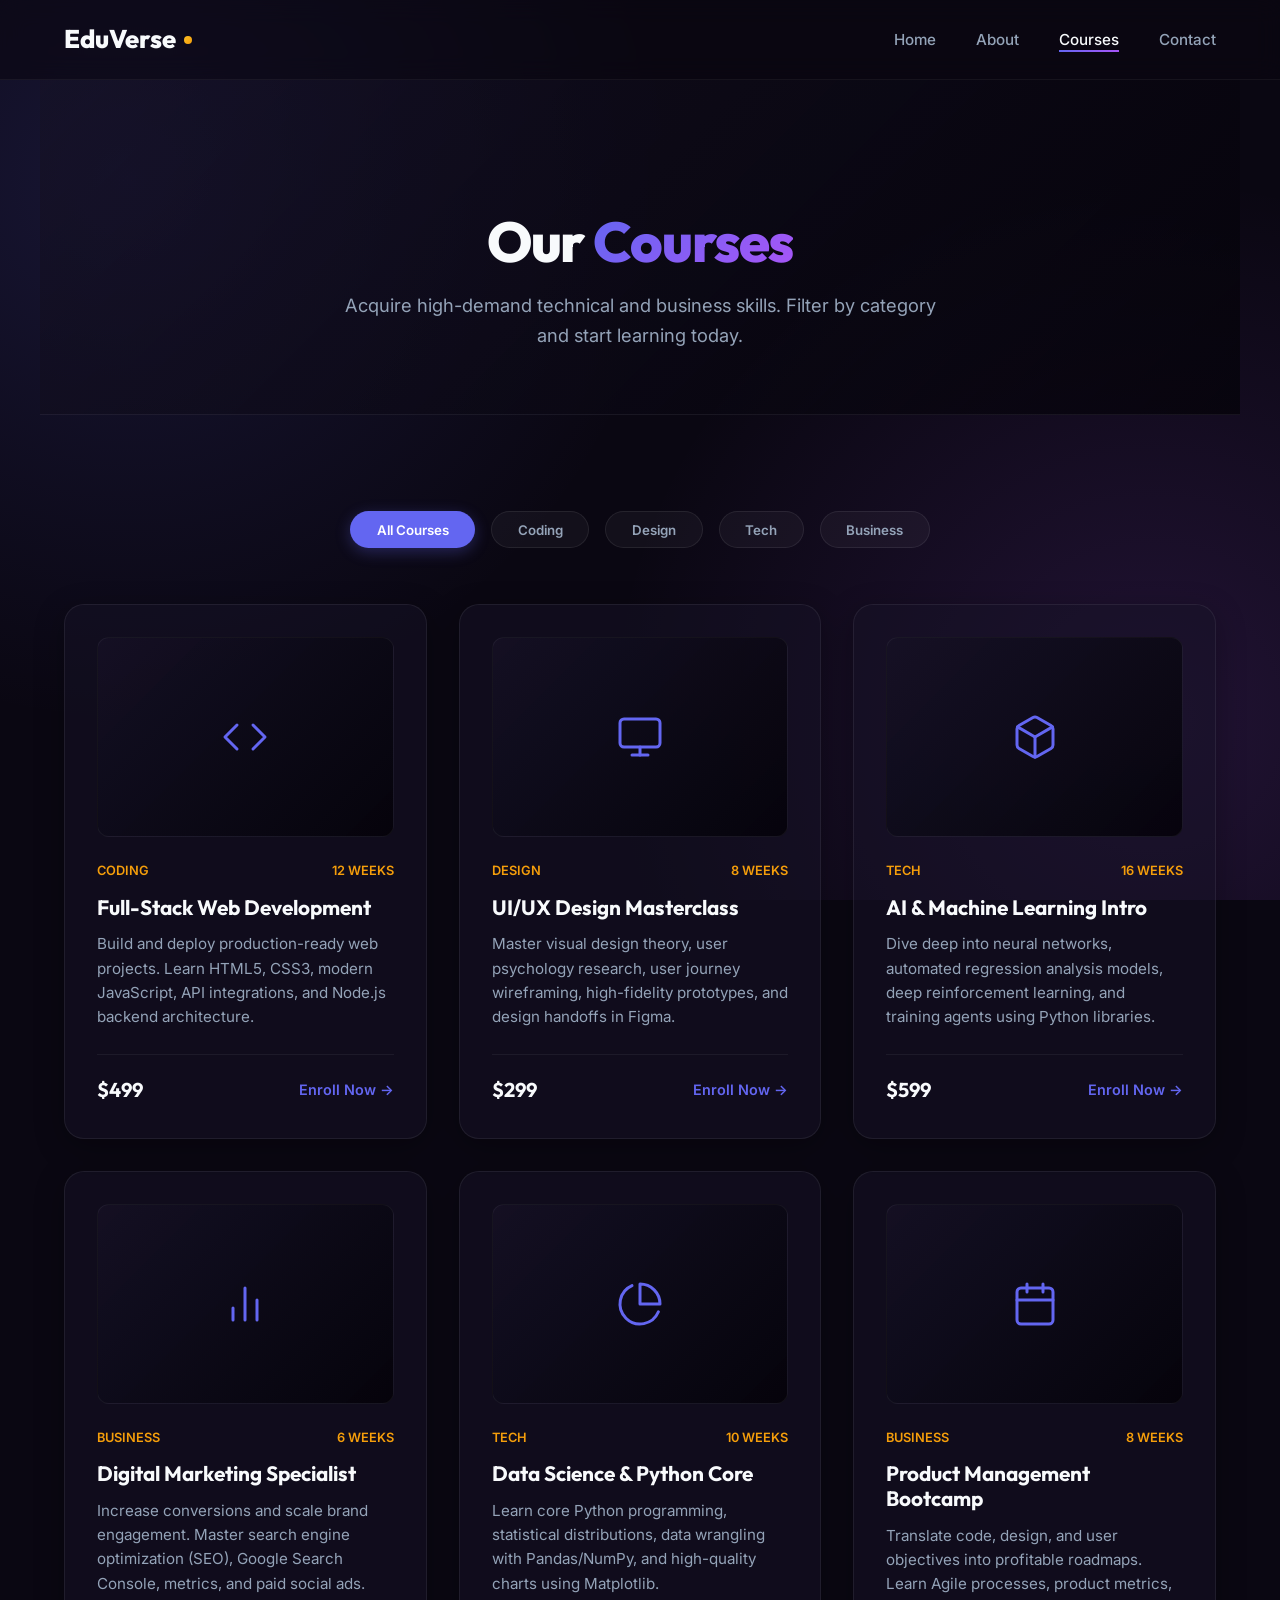
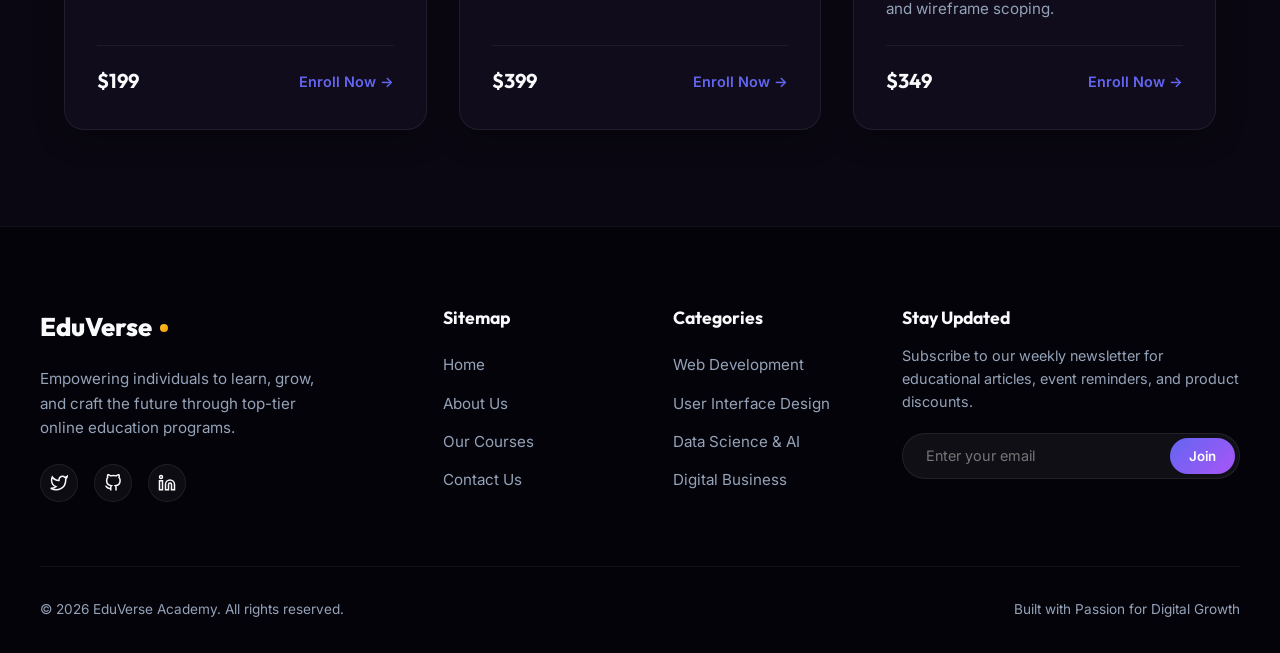
<file: courses.html>
<!DOCTYPE html>
<html lang="en">
<head>
    <meta charset="UTF-8">
    <meta name="viewport" content="width=device-width, initial-scale=1.0">
    <title>Our Courses | EduVerse</title>
    <meta name="description" content="Browse our catalog of professional courses in coding, UI/UX design, business, and artificial intelligence.">
    <link rel="preconnect" href="https://fonts.googleapis.com">
    <link rel="preconnect" href="https://fonts.gstatic.com" crossorigin>
    <link href="https://fonts.googleapis.com/css2?family=Inter:wght@300;400;500;600;700&family=Outfit:wght@400;500;600;700;800&display=swap" rel="stylesheet">
    <link rel="stylesheet" href="style.css">
</head>
<body>

    <!-- HEADER / NAVIGATION -->
    <header class="header" id="header">
        <div class="nav-container">
            <a href="index.html" class="logo">
                EduVerse<span class="logo-dot"></span>
            </a>
            
            <nav>
                <ul class="nav-menu" id="nav-menu">
                    <li><a href="index.html" class="nav-link">Home</a></li>
                    <li><a href="about.html" class="nav-link">About</a></li>
                    <li><a href="courses.html" class="nav-link active">Courses</a></li>
                    <li><a href="contact.html" class="nav-link">Contact</a></li>
                </ul>
            </nav>

            <button class="menu-toggle" id="menu-toggle" aria-label="Toggle navigation menu" aria-expanded="false" aria-controls="nav-menu">
                <span></span>
                <span></span>
                <span></span>
            </button>
        </div>
    </header>

    <!-- PAGE HEADER -->
    <section class="page-header">
        <h1>Our <span class="gradient-text">Courses</span></h1>
        <p>Acquire high-demand technical and business skills. Filter by category and start learning today.</p>
    </section>

    <!-- INTERACTIVE COURSES GRID SECTION -->
    <section class="courses-section">
        
        <!-- Filter Bar -->
        <div class="courses-filter-bar">
            <button class="filter-btn active" data-filter="all">All Courses</button>
            <button class="filter-btn" data-filter="coding">Coding</button>
            <button class="filter-btn" data-filter="design">Design</button>
            <button class="filter-btn" data-filter="tech">Tech</button>
            <button class="filter-btn" data-filter="business">Business</button>
        </div>

        <!-- Course Cards -->
        <div class="courses-grid" id="courses-grid">
            
            <!-- Course 1: Full-Stack Web Development -->
            <div class="course-card glass-card" data-category="coding">
                <div class="course-img-placeholder">
                    <svg viewBox="0 0 24 24" width="48" height="48" stroke="currentColor" stroke-width="1.5" fill="none" stroke-linecap="round" stroke-linejoin="round">
                        <polyline points="16 18 22 12 16 6"></polyline>
                        <polyline points="8 6 2 12 8 18"></polyline>
                    </svg>
                </div>
                <div class="course-card-meta">
                    <span>CODING</span>
                    <span>12 WEEKS</span>
                </div>
                <h3>Full-Stack Web Development</h3>
                <p>Build and deploy production-ready web projects. Learn HTML5, CSS3, modern JavaScript, API integrations, and Node.js backend architecture.</p>
                <div class="course-card-footer">
                    <span class="course-price">$499</span>
                    <a href="#" class="course-link" onclick="event.preventDefault(); alert('Enrollment flow initiated for Full-Stack Web Development');">Enroll Now &rarr;</a>
                </div>
            </div>

            <!-- Course 2: UI/UX Design Masterclass -->
            <div class="course-card glass-card" data-category="design">
                <div class="course-img-placeholder">
                    <svg viewBox="0 0 24 24" width="48" height="48" stroke="currentColor" stroke-width="1.5" fill="none" stroke-linecap="round" stroke-linejoin="round">
                        <rect x="2" y="3" width="20" height="14" rx="2" ry="2"></rect>
                        <line x1="8" y1="21" x2="16" y2="21"></line>
                        <line x1="12" y1="17" x2="12" y2="21"></line>
                    </svg>
                </div>
                <div class="course-card-meta">
                    <span>DESIGN</span>
                    <span>8 WEEKS</span>
                </div>
                <h3>UI/UX Design Masterclass</h3>
                <p>Master visual design theory, user psychology research, user journey wireframing, high-fidelity prototypes, and design handoffs in Figma.</p>
                <div class="course-card-footer">
                    <span class="course-price">$299</span>
                    <a href="#" class="course-link" onclick="event.preventDefault(); alert('Enrollment flow initiated for UI/UX Design Masterclass');">Enroll Now &rarr;</a>
                </div>
            </div>

            <!-- Course 3: AI & Machine Learning Intro -->
            <div class="course-card glass-card" data-category="tech">
                <div class="course-img-placeholder">
                    <svg viewBox="0 0 24 24" width="48" height="48" stroke="currentColor" stroke-width="1.5" fill="none" stroke-linecap="round" stroke-linejoin="round">
                        <path d="M21 16V8a2 2 0 0 0-1-1.73l-7-4a2 2 0 0 0-2 0l-7 4A2 2 0 0 0 3 8v8a2 2 0 0 0 1 1.73l7 4a2 2 0 0 0 2 0l7-4A2 2 0 0 0 21 16z"></path>
                        <polyline points="3.27 6.96 12 12.01 20.73 6.96"></polyline>
                        <line x1="12" y1="22.08" x2="12" y2="12"></line>
                    </svg>
                </div>
                <div class="course-card-meta">
                    <span>TECH</span>
                    <span>16 WEEKS</span>
                </div>
                <h3>AI & Machine Learning Intro</h3>
                <p>Dive deep into neural networks, automated regression analysis models, deep reinforcement learning, and training agents using Python libraries.</p>
                <div class="course-card-footer">
                    <span class="course-price">$599</span>
                    <a href="#" class="course-link" onclick="event.preventDefault(); alert('Enrollment flow initiated for AI & Machine Learning Intro');">Enroll Now &rarr;</a>
                </div>
            </div>

            <!-- Course 4: Digital Marketing Specialist -->
            <div class="course-card glass-card" data-category="business">
                <div class="course-img-placeholder">
                    <svg viewBox="0 0 24 24" width="48" height="48" stroke="currentColor" stroke-width="1.5" fill="none" stroke-linecap="round" stroke-linejoin="round">
                        <line x1="18" y1="20" x2="18" y2="10"></line>
                        <line x1="12" y1="20" x2="12" y2="4"></line>
                        <line x1="6" y1="20" x2="6" y2="14"></line>
                    </svg>
                </div>
                <div class="course-card-meta">
                    <span>BUSINESS</span>
                    <span>6 WEEKS</span>
                </div>
                <h3>Digital Marketing Specialist</h3>
                <p>Increase conversions and scale brand engagement. Master search engine optimization (SEO), Google Search Console, metrics, and paid social ads.</p>
                <div class="course-card-footer">
                    <span class="course-price">$199</span>
                    <a href="#" class="course-link" onclick="event.preventDefault(); alert('Enrollment flow initiated for Digital Marketing Specialist');">Enroll Now &rarr;</a>
                </div>
            </div>

            <!-- Course 5: Data Science & Python Core -->
            <div class="course-card glass-card" data-category="tech">
                <div class="course-img-placeholder">
                    <svg viewBox="0 0 24 24" width="48" height="48" stroke="currentColor" stroke-width="1.5" fill="none" stroke-linecap="round" stroke-linejoin="round">
                        <path d="M21.21 15.89A10 10 0 1 1 8 2.83"></path>
                        <path d="M22 12A10 10 0 0 0 12 2v10z"></path>
                    </svg>
                </div>
                <div class="course-card-meta">
                    <span>TECH</span>
                    <span>10 WEEKS</span>
                </div>
                <h3>Data Science & Python Core</h3>
                <p>Learn core Python programming, statistical distributions, data wrangling with Pandas/NumPy, and high-quality charts using Matplotlib.</p>
                <div class="course-card-footer">
                    <span class="course-price">$399</span>
                    <a href="#" class="course-link" onclick="event.preventDefault(); alert('Enrollment flow initiated for Data Science & Python Core');">Enroll Now &rarr;</a>
                </div>
            </div>

            <!-- Course 6: Product Management Bootcamp -->
            <div class="course-card glass-card" data-category="business">
                <div class="course-img-placeholder">
                    <svg viewBox="0 0 24 24" width="48" height="48" stroke="currentColor" stroke-width="1.5" fill="none" stroke-linecap="round" stroke-linejoin="round">
                        <rect x="3" y="4" width="18" height="18" rx="2" ry="2"></rect>
                        <line x1="16" y1="2" x2="16" y2="6"></line>
                        <line x1="8" y1="2" x2="8" y2="6"></line>
                        <line x1="3" y1="10" x2="21" y2="10"></line>
                    </svg>
                </div>
                <div class="course-card-meta">
                    <span>BUSINESS</span>
                    <span>8 WEEKS</span>
                </div>
                <h3>Product Management Bootcamp</h3>
                <p>Translate code, design, and user objectives into profitable roadmaps. Learn Agile processes, product metrics, and wireframe scoping.</p>
                <div class="course-card-footer">
                    <span class="course-price">$349</span>
                    <a href="#" class="course-link" onclick="event.preventDefault(); alert('Enrollment flow initiated for Product Management Bootcamp');">Enroll Now &rarr;</a>
                </div>
            </div>

        </div>
    </section>

    <!-- FOOTER -->
    <footer class="footer">
        <div class="footer-container">
            <div class="footer-brand">
                <a href="index.html" class="logo">EduVerse<span class="logo-dot"></span></a>
                <p>Empowering individuals to learn, grow, and craft the future through top-tier online education programs.</p>
                <div class="social-links">
                    <a href="#" class="social-icon" aria-label="Twitter">
                        <svg viewBox="0 0 24 24" width="18" height="18" stroke="currentColor" stroke-width="2" fill="none">
                            <path d="M23 3a10.9 10.9 0 0 1-3.14 1.53 4.48 4.48 0 0 0-7.86 3v1A10.66 10.66 0 0 1 3 4s-4 9 5 13a11.64 11.64 0 0 1-7 2c9 5 20 0 20-11.5a4.5 4.5 0 0 0-.08-.83A7.72 7.72 0 0 0 23 3z"></path>
                        </svg>
                    </a>
                    <a href="#" class="social-icon" aria-label="GitHub">
                        <svg viewBox="0 0 24 24" width="18" height="18" stroke="currentColor" stroke-width="2" fill="none">
                            <path d="M9 19c-5 1.5-5-2.5-7-3m14 6v-3.87a3.37 3.37 0 0 0-.94-2.61c3.14-.35 6.44-1.54 6.44-7A5.44 5.44 0 0 0 20 4.77 5.07 5.07 0 0 0 19.91 1S18.73.65 16 2.48a13.38 13.38 0 0 0-7 0C6.27.65 5.09 1 5.09 1A5.07 5.07 0 0 0 5 4.77a5.44 5.44 0 0 0-1.5 3.78c0 5.42 3.3 6.61 6.44 7A3.37 3.37 0 0 0 9 18.13V22"></path>
                        </svg>
                    </a>
                    <a href="#" class="social-icon" aria-label="LinkedIn">
                        <svg viewBox="0 0 24 24" width="18" height="18" stroke="currentColor" stroke-width="2" fill="none">
                            <path d="M16 8a6 6 0 0 1 6 6v7h-4v-7a2 2 0 0 0-2-2 2 2 0 0 0-2 2v7h-4v-7a6 6 0 0 1 6-6z"></path>
                            <rect x="2" y="9" width="4" height="12"></rect>
                            <circle cx="4" cy="4" r="2"></circle>
                        </svg>
                    </a>
                </div>
            </div>
            
            <div class="footer-col">
                <h4>Sitemap</h4>
                <ul class="footer-links">
                    <li><a href="index.html">Home</a></li>
                    <li><a href="about.html">About Us</a></li>
                    <li><a href="courses.html">Our Courses</a></li>
                    <li><a href="contact.html">Contact Us</a></li>
                </ul>
            </div>
            
            <div class="footer-col">
                <h4>Categories</h4>
                <ul class="footer-links">
                    <li><a href="courses.html">Web Development</a></li>
                    <li><a href="courses.html">User Interface Design</a></li>
                    <li><a href="courses.html">Data Science & AI</a></li>
                    <li><a href="courses.html">Digital Business</a></li>
                </ul>
            </div>
            
            <div class="footer-col footer-newsletter">
                <h4>Stay Updated</h4>
                <p>Subscribe to our weekly newsletter for educational articles, event reminders, and product discounts.</p>
                <form class="newsletter-form" id="newsletter-form" onsubmit="event.preventDefault(); showSubscribeToast();">
                    <input type="email" placeholder="Enter your email" required id="newsletter-email">
                    <button type="submit">Join</button>
                </form>
            </div>
        </div>
        
        <div class="footer-bottom">
            <p>&copy; 2026 EduVerse Academy. All rights reserved.</p>
            <p>Built with Passion for Digital Growth</p>
        </div>
    </footer>

    <!-- SUCCESS TOAST -->
    <div class="toast-msg" id="toast-msg">
        <svg viewBox="0 0 24 24" width="20" height="20" stroke="currentColor" stroke-width="2.5" fill="none">
            <polyline points="20 6 9 17 4 12"></polyline>
        </svg>
        <span id="toast-msg-text">Successfully subscribed to newsletter!</span>
    </div>

    <!-- SCRIPTS -->
    <script>
        // Header scrolling behavior
        window.addEventListener('scroll', () => {
            const header = document.getElementById('header');
            if (window.scrollY > 50) {
                header.classList.add('scrolled');
            } else {
                header.classList.remove('scrolled');
            }
        });

        // Mobile menu toggle
        const menuToggle = document.getElementById('menu-toggle');
        const navMenu = document.getElementById('nav-menu');

        menuToggle.addEventListener('click', () => {
            const isOpen = menuToggle.classList.toggle('open');
            navMenu.classList.toggle('open');
            menuToggle.setAttribute('aria-expanded', isOpen ? 'true' : 'false');
        });

        // Close menu when clicking nav link
        document.querySelectorAll('.nav-link').forEach(link => {
            link.addEventListener('click', () => {
                menuToggle.classList.remove('open');
                navMenu.classList.remove('open');
                menuToggle.setAttribute('aria-expanded', 'false');
            });
        });

        // Toast display utility
        function triggerToast(message) {
            const toast = document.getElementById('toast-msg');
            const toastText = document.getElementById('toast-msg-text');
            toastText.textContent = message;
            toast.classList.add('show');
            setTimeout(() => {
                toast.classList.remove('show');
            }, 3500);
        }

        // Newsletter subscription toast
        function showSubscribeToast() {
            const emailInput = document.getElementById('newsletter-email');
            if (emailInput.value) {
                triggerToast('Successfully subscribed to newsletter!');
                emailInput.value = '';
            }
        }

        // --- INTERACTIVE COURSE FILTER LOGIC ---
        const filterButtons = document.querySelectorAll('.filter-btn');
        const courseCards = document.querySelectorAll('.course-card');

        filterButtons.forEach(btn => {
            btn.addEventListener('click', () => {
                // Remove active class from all filter buttons
                filterButtons.forEach(button => button.classList.remove('active'));
                // Add active class to current button
                btn.classList.add('active');

                const filterValue = btn.getAttribute('data-filter');

                courseCards.forEach(card => {
                    const cardCategory = card.getAttribute('data-category');
                    if (filterValue === 'all' || cardCategory === filterValue) {
                        card.classList.remove('hidden');
                    } else {
                        card.classList.add('hidden');
                    }
                });
            });
        });
    </script>
</body>
</html>
</file>
<file: style.css>
/* Fonts are loaded via <link> tags in each page's <head> for faster,
   non-render-blocking loading (an @import here would delay CSS parsing). */

/* --- CUSTOM PROPERTIES & CSS VARIABLES --- */
:root {
    --bg-main: #0a0712;
    --bg-darker: #05030a;
    --card-bg: rgba(22, 18, 38, 0.5);
    --card-border: rgba(255, 255, 255, 0.07);
    --card-hover-border: rgba(99, 102, 241, 0.4);
    
    --primary: #6366f1;
    --primary-gradient: linear-gradient(135deg, #6366f1 0%, #a855f7 100%);
    --secondary: #a855f7;
    --accent: #f59e0b;
    --accent-gradient: linear-gradient(135deg, #fbbf24 0%, #f59e0b 100%);
    
    --text-primary: #f8fafc;
    --text-secondary: #94a3b8;
    --text-muted: #64748b;
    
    --font-heading: 'Outfit', sans-serif;
    --font-body: 'Inter', sans-serif;
    
    --shadow-sm: 0 2px 8px rgba(0, 0, 0, 0.2);
    --shadow-md: 0 8px 30px rgba(0, 0, 0, 0.3);
    --shadow-lg: 0 16px 40px rgba(0, 0, 0, 0.4);
    --shadow-glow: 0 0 25px rgba(99, 102, 241, 0.25);
    
    --transition-fast: 0.2s ease;
    --transition-smooth: 0.4s cubic-bezier(0.16, 1, 0.3, 1);
    
    --max-width: 1200px;
}

/* --- RESET & BASIC STYLES --- */
* {
    margin: 0;
    padding: 0;
    box-sizing: border-box;
}

html {
    scroll-behavior: smooth;
    font-size: 16px;
}

body {
    background-color: var(--bg-main);
    background-image: 
        radial-gradient(circle at 10% 20%, rgba(99, 102, 241, 0.15) 0%, transparent 40%),
        radial-gradient(circle at 90% 80%, rgba(168, 85, 247, 0.15) 0%, transparent 40%);
    background-attachment: fixed;
    color: var(--text-primary);
    font-family: var(--font-body);
    line-height: 1.6;
    overflow-x: hidden;
    -webkit-font-smoothing: antialiased;
}

a {
    color: inherit;
    text-decoration: none;
    transition: var(--transition-fast);
}

button, input, textarea, select {
    font-family: inherit;
}

/* --- TYPOGRAPHY --- */
h1, h2, h3, h4, h5, h6 {
    font-family: var(--font-heading);
    font-weight: 700;
    line-height: 1.2;
    color: var(--text-primary);
}

h1 {
    font-size: 3rem;
    font-weight: 800;
    letter-spacing: -0.02em;
}

h2 {
    font-size: 2.25rem;
    letter-spacing: -0.01em;
    position: relative;
    margin-bottom: 3rem;
    text-align: center;
}

h2::after {
    content: '';
    position: absolute;
    bottom: -12px;
    left: 50%;
    transform: translateX(-50%);
    width: 60px;
    height: 4px;
    background: var(--primary-gradient);
    border-radius: 2px;
}

h3 {
    font-size: 1.5rem;
}

p {
    color: var(--text-secondary);
}

.gradient-text {
    background: var(--primary-gradient);
    -webkit-background-clip: text;
    -webkit-text-fill-color: transparent;
}

/* --- KEYFRAME ANIMATIONS --- */
@keyframes fadeInUp {
    from {
        opacity: 0;
        transform: translateY(25px);
    }
    to {
        opacity: 1;
        transform: translateY(0);
    }
}

@keyframes float {
    0%, 100% {
        transform: translateY(0);
    }
    50% {
        transform: translateY(-8px);
    }
}

@keyframes pulseGlow {
    0%, 100% {
        box-shadow: 0 0 15px rgba(99, 102, 241, 0.2);
    }
    50% {
        box-shadow: 0 0 30px rgba(99, 102, 241, 0.5);
    }
}

/* --- REUSABLE COMPONENTS --- */

/* Buttons */
.btn {
    display: inline-flex;
    align-items: center;
    justify-content: center;
    gap: 0.5rem;
    padding: 0.8rem 1.8rem;
    border-radius: 50px;
    font-weight: 600;
    font-size: 0.95rem;
    cursor: pointer;
    transition: var(--transition-smooth);
    border: none;
    position: relative;
    overflow: hidden;
}

.btn-primary {
    background: var(--primary-gradient);
    color: #fff;
    box-shadow: var(--shadow-sm);
}

.btn-primary:hover {
    transform: translateY(-3px);
    box-shadow: var(--shadow-glow);
}

.btn-secondary {
    background: rgba(255, 255, 255, 0.06);
    color: var(--text-primary);
    border: 1px solid rgba(255, 255, 255, 0.1);
}

.btn-secondary:hover {
    background: rgba(255, 255, 255, 0.12);
    border-color: rgba(255, 255, 255, 0.2);
    transform: translateY(-3px);
}

.btn-block {
    width: 100%;
}

/* Glassmorphic Card */
.glass-card {
    background: var(--card-bg);
    border: 1px solid var(--card-border);
    backdrop-filter: blur(16px);
    -webkit-backdrop-filter: blur(16px);
    border-radius: 20px;
    padding: 2rem;
    box-shadow: var(--shadow-md);
    transition: var(--transition-smooth);
}

.glass-card:hover {
    transform: translateY(-5px);
    border-color: var(--card-hover-border);
    box-shadow: var(--shadow-lg), 0 10px 30px rgba(99, 102, 241, 0.1);
}

/* Section Layout */
section {
    padding: 6rem 1.5rem;
    max-width: var(--max-width);
    margin: 0 auto;
    animation: fadeInUp 0.8s var(--transition-smooth) both;
}

/* --- HEADER & NAVIGATION --- */
.header {
    position: fixed;
    top: 0;
    left: 0;
    width: 100%;
    z-index: 1000;
    background: rgba(10, 7, 18, 0.6);
    backdrop-filter: blur(12px);
    -webkit-backdrop-filter: blur(12px);
    border-bottom: 1px solid rgba(255, 255, 255, 0.05);
    transition: var(--transition-smooth);
}

.header.scrolled {
    background: rgba(5, 3, 10, 0.85);
    padding: 0.5rem 0;
}

.nav-container {
    max-width: var(--max-width);
    margin: 0 auto;
    padding: 1.2rem 1.5rem;
    display: flex;
    align-items: center;
    justify-content: space-between;
}

.logo {
    font-family: var(--font-heading);
    font-size: 1.6rem;
    font-weight: 800;
    display: flex;
    align-items: center;
    gap: 0.5rem;
}

.logo-dot {
    width: 8px;
    height: 8px;
    background: var(--accent-gradient);
    border-radius: 50%;
}

.nav-menu {
    display: flex;
    gap: 2.5rem;
    list-style: none;
}

.nav-link {
    font-weight: 500;
    font-size: 0.95rem;
    color: var(--text-secondary);
    position: relative;
    padding: 0.2rem 0;
}

.nav-link:hover, .nav-link.active {
    color: var(--text-primary);
}

.nav-link::after {
    content: '';
    position: absolute;
    bottom: 0;
    left: 0;
    width: 0;
    height: 2px;
    background: var(--primary-gradient);
    transition: var(--transition-fast);
}

.nav-link:hover::after, .nav-link.active::after {
    width: 100%;
}

/* Mobile Menu Toggle */
.menu-toggle {
    display: none;
    flex-direction: column;
    gap: 6px;
    cursor: pointer;
    background: none;
    border: none;
}

.menu-toggle span {
    width: 24px;
    height: 2px;
    background-color: var(--text-primary);
    transition: var(--transition-fast);
}

/* --- FOOTER --- */
.footer {
    background: var(--bg-darker);
    border-top: 1px solid rgba(255, 255, 255, 0.05);
    padding: 5rem 1.5rem 2rem;
}

.footer-container {
    max-width: var(--max-width);
    margin: 0 auto;
    display: grid;
    grid-template-columns: 2fr 1fr 1fr 1.5fr;
    gap: 3.5rem;
    margin-bottom: 4rem;
}

.footer-brand p {
    margin-top: 1.2rem;
    font-size: 0.95rem;
    max-width: 280px;
}

.social-links {
    display: flex;
    gap: 1rem;
    margin-top: 1.5rem;
}

.social-icon {
    width: 38px;
    height: 38px;
    border-radius: 50%;
    background: rgba(255, 255, 255, 0.04);
    display: flex;
    align-items: center;
    justify-content: center;
    border: 1px solid rgba(255, 255, 255, 0.08);
    transition: var(--transition-fast);
}

.social-icon:hover {
    background: var(--primary-gradient);
    border-color: transparent;
    transform: translateY(-2px);
}

.footer-col h4 {
    margin-bottom: 1.5rem;
    font-size: 1.1rem;
}

.footer-links {
    list-style: none;
    display: flex;
    flex-direction: column;
    gap: 0.8rem;
}

.footer-links a {
    color: var(--text-secondary);
    font-size: 0.95rem;
}

.footer-links a:hover {
    color: var(--text-primary);
    transform: translateX(3px);
}

.footer-newsletter h4 {
    margin-bottom: 1rem;
}

.footer-newsletter p {
    font-size: 0.9rem;
    margin-bottom: 1.2rem;
}

.newsletter-form {
    display: flex;
    background: rgba(255, 255, 255, 0.05);
    padding: 4px;
    border-radius: 50px;
    border: 1px solid rgba(255, 255, 255, 0.08);
}

.newsletter-form input {
    background: transparent;
    border: none;
    padding: 0.6rem 1.2rem;
    color: var(--text-primary);
    flex-grow: 1;
    font-size: 0.9rem;
}

.newsletter-form input:focus {
    outline: none;
}

.newsletter-form button {
    background: var(--primary-gradient);
    border: none;
    border-radius: 50px;
    padding: 0.6rem 1.2rem;
    color: #fff;
    cursor: pointer;
    font-weight: 600;
    transition: var(--transition-fast);
}

.newsletter-form button:hover {
    box-shadow: 0 0 10px rgba(99, 102, 241, 0.4);
}

.footer-bottom {
    max-width: var(--max-width);
    margin: 0 auto;
    padding-top: 2rem;
    border-top: 1px solid rgba(255, 255, 255, 0.05);
    display: flex;
    justify-content: space-between;
    align-items: center;
    font-size: 0.85rem;
    color: var(--text-muted);
}

/* --- PAGE 1: HOME PAGE --- */
.hero {
    margin-top: 5rem;
    min-height: 80vh;
    display: flex;
    align-items: center;
    justify-content: space-between;
    gap: 3rem;
}

.hero-content {
    flex: 1;
}

.badge-tag {
    background: rgba(99, 102, 241, 0.15);
    color: var(--primary);
    padding: 0.4rem 1rem;
    border-radius: 50px;
    font-size: 0.85rem;
    font-weight: 600;
    display: inline-block;
    margin-bottom: 1.5rem;
    border: 1px solid rgba(99, 102, 241, 0.25);
}

.hero h1 {
    margin-bottom: 1.5rem;
    line-height: 1.1;
}

.hero-description {
    font-size: 1.15rem;
    margin-bottom: 2.5rem;
    max-width: 540px;
}

.hero-actions {
    display: flex;
    gap: 1rem;
}

.hero-visual {
    flex: 1;
    display: flex;
    justify-content: center;
    position: relative;
}

.hero-image-wrapper {
    position: relative;
    width: 100%;
    max-width: 460px;
    aspect-ratio: 1 / 1;
    background: linear-gradient(135deg, rgba(99, 102, 241, 0.2) 0%, rgba(168, 85, 247, 0.2) 100%);
    border-radius: 30% 70% 70% 30% / 30% 30% 70% 70%;
    animation: morphingBlob 12s ease-in-out infinite alternate, float 6s ease-in-out infinite;
    display: flex;
    align-items: center;
    justify-content: center;
    border: 1px solid rgba(255, 255, 255, 0.08);
    flex-shrink: 0;
}

.hero-inner-icon {
    width: 40%;
    height: 40%;
    color: var(--primary);
    filter: drop-shadow(0 0 20px rgba(99, 102, 241, 0.5));
}

@keyframes morphingBlob {
    0% {
        border-radius: 30% 70% 70% 30% / 30% 30% 70% 70%;
    }
    100% {
        border-radius: 70% 30% 30% 70% / 70% 70% 30% 30%;
    }
}

/* Stats Section */
.stats {
    display: grid;
    grid-template-columns: repeat(4, 1fr);
    gap: 2rem;
    padding-top: 2rem;
    padding-bottom: 4rem;
}

.stat-item {
    text-align: center;
    padding: 1.5rem;
}

.stat-number {
    font-size: 2.5rem;
    font-family: var(--font-heading);
    font-weight: 800;
    color: #fff;
    display: block;
    margin-bottom: 0.3rem;
}

.stat-label {
    font-size: 0.95rem;
    color: var(--text-secondary);
    font-weight: 500;
}

/* Featured Courses on Home */
.home-courses-grid {
    display: grid;
    grid-template-columns: repeat(3, 1fr);
    gap: 2rem;
}

.course-card {
    display: flex;
    flex-direction: column;
    height: 100%;
}

.course-img-placeholder {
    height: 200px;
    background: linear-gradient(135deg, rgba(22, 18, 38, 0.8) 0%, rgba(5, 3, 10, 0.9) 100%);
    border-radius: 12px;
    margin-bottom: 1.5rem;
    display: flex;
    align-items: center;
    justify-content: center;
    color: var(--primary);
    font-size: 3rem;
    border: 1px solid rgba(255, 255, 255, 0.05);
}

.course-card-meta {
    display: flex;
    justify-content: space-between;
    font-size: 0.8rem;
    font-weight: 600;
    color: var(--accent);
    margin-bottom: 0.8rem;
}

.course-card h3 {
    margin-bottom: 0.8rem;
    font-size: 1.3rem;
}

.course-card p {
    font-size: 0.95rem;
    margin-bottom: 1.5rem;
    flex-grow: 1;
}

.course-card-footer {
    display: flex;
    justify-content: space-between;
    align-items: center;
    padding-top: 1.2rem;
    border-top: 1px solid rgba(255, 255, 255, 0.06);
}

.course-price {
    font-weight: 700;
    font-size: 1.25rem;
    font-family: var(--font-heading);
}

.course-link {
    color: var(--primary);
    font-weight: 600;
    font-size: 0.9rem;
    display: flex;
    align-items: center;
    gap: 0.3rem;
}

.course-link:hover {
    color: var(--text-primary);
}

/* Features Grid */
.features-grid {
    display: grid;
    grid-template-columns: repeat(3, 1fr);
    gap: 2rem;
}

.feature-card {
    text-align: left;
}

.feature-icon-wrapper {
    width: 60px;
    height: 60px;
    border-radius: 16px;
    background: rgba(99, 102, 241, 0.1);
    border: 1px solid rgba(99, 102, 241, 0.2);
    display: flex;
    align-items: center;
    justify-content: center;
    font-size: 1.8rem;
    color: var(--primary);
    margin-bottom: 1.5rem;
}

.feature-card h3 {
    margin-bottom: 0.8rem;
}

/* Testimonials */
.testimonials-grid {
    display: grid;
    grid-template-columns: repeat(3, 1fr);
    gap: 2rem;
}

.testimonial-card p {
    font-style: italic;
    font-size: 0.95rem;
    margin-bottom: 1.5rem;
    color: var(--text-primary);
}

.student-info {
    display: flex;
    align-items: center;
    gap: 1rem;
}

.student-avatar {
    width: 45px;
    height: 45px;
    border-radius: 50%;
    background: linear-gradient(135deg, #a855f7, #6366f1);
    display: flex;
    align-items: center;
    justify-content: center;
    font-weight: 700;
    color: #fff;
    font-size: 0.95rem;
}

.student-details h4 {
    font-size: 0.95rem;
    margin-bottom: 0.1rem;
}

.student-details span {
    font-size: 0.8rem;
    color: var(--text-muted);
}

/* --- PAGE 2: ABOUT PAGE --- */
.page-header {
    background: linear-gradient(135deg, rgba(22, 18, 38, 0.6) 0%, rgba(5, 3, 10, 0.8) 100%);
    border-bottom: 1px solid rgba(255, 255, 255, 0.05);
    padding: 8rem 1.5rem 4rem;
    text-align: center;
    margin-top: 5rem;
}

.page-header h1 {
    font-size: 3.5rem;
    margin-bottom: 1rem;
}

.page-header p {
    font-size: 1.15rem;
    max-width: 600px;
    margin: 0 auto;
}

.about-intro {
    display: flex;
    gap: 4rem;
    align-items: center;
}

.about-text {
    flex: 1.2;
}

.about-text h3 {
    margin-bottom: 1.2rem;
}

.about-text p {
    margin-bottom: 1.5rem;
}

.about-visual {
    flex: 0.8;
}

.about-stats-card {
    padding: 3rem 2rem;
    display: grid;
    grid-template-columns: 1fr 1fr;
    gap: 2rem;
}

.about-stat {
    text-align: center;
}

.about-stat span {
    font-size: 2.25rem;
    font-weight: 800;
    font-family: var(--font-heading);
    color: var(--primary);
    display: block;
}

.about-stat p {
    font-size: 0.85rem;
    color: var(--text-secondary);
}

/* Instructors */
.team-grid {
    display: grid;
    grid-template-columns: repeat(4, 1fr);
    gap: 2rem;
}

.team-card {
    text-align: center;
    padding: 2.5rem 1.5rem;
}

.avatar-large {
    width: 100px;
    height: 100px;
    border-radius: 50%;
    background: linear-gradient(135deg, #6366f1 0%, #a855f7 100%);
    display: flex;
    align-items: center;
    justify-content: center;
    font-size: 2.5rem;
    font-weight: 700;
    color: #fff;
    margin: 0 auto 1.5rem;
    border: 3px solid rgba(255, 255, 255, 0.08);
}

.team-card h3 {
    font-size: 1.2rem;
    margin-bottom: 0.3rem;
}

.team-card span {
    color: var(--accent);
    font-size: 0.85rem;
    font-weight: 600;
    display: block;
    margin-bottom: 1rem;
}

.team-card p {
    font-size: 0.9rem;
    margin-bottom: 1.2rem;
}

.team-socials {
    display: flex;
    justify-content: center;
    gap: 0.8rem;
}

.team-socials a {
    color: var(--text-secondary);
    font-size: 0.95rem;
}

.team-socials a:hover {
    color: var(--primary);
}

/* Values Section */
.values-grid {
    display: grid;
    grid-template-columns: repeat(3, 1fr);
    gap: 2rem;
}

.value-card h3 {
    margin-bottom: 1rem;
}

.value-card--accent h3 { color: var(--accent); }
.value-card--primary h3 { color: var(--primary); }
.value-card--secondary h3 { color: var(--secondary); }

/* --- PAGE 3: COURSES PAGE --- */
.courses-filter-bar {
    display: flex;
    justify-content: center;
    gap: 1rem;
    margin-bottom: 3.5rem;
}

.filter-btn {
    background: rgba(255, 255, 255, 0.04);
    border: 1px solid rgba(255, 255, 255, 0.08);
    color: var(--text-secondary);
    padding: 0.6rem 1.6rem;
    border-radius: 50px;
    font-weight: 600;
    cursor: pointer;
    transition: var(--transition-fast);
}

.filter-btn:hover, .filter-btn.active {
    background: var(--primary);
    color: #fff;
    border-color: transparent;
    box-shadow: 0 4px 15px rgba(99, 102, 241, 0.3);
}

.courses-grid {
    display: grid;
    grid-template-columns: repeat(3, 1fr);
    gap: 2rem;
}

.course-card.hidden {
    display: none !important;
}

/* --- PAGE 4: CONTACT PAGE --- */
.contact-layout {
    display: grid;
    grid-template-columns: 1fr 1.5fr;
    gap: 4rem;
    align-items: start;
}

.contact-info-panel h3 {
    margin-bottom: 1.5rem;
}

.contact-info-panel p {
    margin-bottom: 2.5rem;
}

.info-list {
    display: flex;
    flex-direction: column;
    gap: 2rem;
}

.info-item {
    display: flex;
    gap: 1.2rem;
}

.info-icon {
    width: 50px;
    height: 50px;
    border-radius: 14px;
    background: rgba(99, 102, 241, 0.1);
    border: 1px solid rgba(99, 102, 241, 0.2);
    display: flex;
    align-items: center;
    justify-content: center;
    font-size: 1.4rem;
    color: var(--primary);
    flex-shrink: 0;
}

.info-details h4 {
    font-size: 1rem;
    margin-bottom: 0.2rem;
}

.info-details p, .info-details a {
    font-size: 0.95rem;
    color: var(--text-secondary);
}

.info-details a:hover {
    color: var(--primary);
}

/* Interactive Contact Form */
.contact-form {
    padding: 3rem;
}

.form-title {
    margin-bottom: 2rem;
}

.form-group-row {
    display: grid;
    grid-template-columns: 1fr 1fr;
    gap: 1.5rem;
}

.form-group {
    position: relative;
    margin-bottom: 2rem;
}

.form-control {
    width: 100%;
    background: rgba(255, 255, 255, 0.04);
    border: 1px solid rgba(255, 255, 255, 0.08);
    border-radius: 10px;
    padding: 1rem 1.2rem;
    color: var(--text-primary);
    font-size: 0.95rem;
    transition: var(--transition-fast);
}

.form-control:focus {
    outline: none;
    border-color: var(--primary);
    background: rgba(255, 255, 255, 0.06);
    box-shadow: 0 0 10px rgba(99, 102, 241, 0.15);
}

textarea.form-control {
    resize: vertical;
    min-height: 140px;
}

.form-label {
    position: absolute;
    left: 1.2rem;
    top: 1rem;
    color: var(--text-muted);
    font-size: 0.95rem;
    pointer-events: none;
    transition: var(--transition-fast);
}

.form-control:focus ~ .form-label,
.form-control:not(:placeholder-shown) ~ .form-label {
    top: -0.65rem;
    left: 0.8rem;
    font-size: 0.8rem;
    color: var(--primary);
    background-color: #0c0916;
    padding: 0 0.4rem;
}

/* Custom Alert / Toast Message for Form Submission */
.toast-msg {
    position: fixed;
    bottom: 30px;
    right: 30px;
    background: #10b981;
    color: #fff;
    padding: 1rem 2rem;
    border-radius: 10px;
    box-shadow: var(--shadow-lg);
    display: flex;
    align-items: center;
    gap: 0.8rem;
    z-index: 2000;
    transform: translateY(100px);
    opacity: 0;
    transition: var(--transition-smooth);
    font-weight: 600;
}

.toast-msg.show {
    transform: translateY(0);
    opacity: 1;
}

/* Map Placeholder */
.map-container {
    width: 100%;
    height: 300px;
    background: linear-gradient(135deg, rgba(22, 18, 38, 0.7) 0%, rgba(5, 3, 10, 0.9) 100%);
    border-radius: 20px;
    border: 1px solid var(--card-border);
    margin-top: 3rem;
    display: flex;
    flex-direction: column;
    align-items: center;
    justify-content: center;
    gap: 1rem;
    color: var(--text-muted);
}

.map-icon {
    font-size: 2.5rem;
    color: var(--primary);
    animation: float 4s ease-in-out infinite;
}

.map-title {
    font-weight: 600;
    font-size: 0.95rem;
    color: var(--text-primary);
}

.map-subtitle {
    font-size: 0.85rem;
    color: var(--text-muted);
}

/* --- RESPONSIVE MEDIA QUERIES --- */
@media (max-width: 1024px) {
    h1 { font-size: 2.5rem; }
    h2 { font-size: 2rem; }
    
    .hero {
        flex-direction: column;
        text-align: center;
        margin-top: 6rem;
    }
    
    .hero-description {
        margin-left: auto;
        margin-right: auto;
    }
    
    .hero-actions {
        justify-content: center;
    }
    
    .hero-image-wrapper {
        width: min(70vw, 380px);
        max-width: 380px;
    }
    
    .stats {
        grid-template-columns: repeat(2, 1fr);
    }
    
    .home-courses-grid, .courses-grid, .features-grid, .testimonials-grid, .values-grid {
        grid-template-columns: repeat(2, 1fr);
    }
    
    .team-grid {
        grid-template-columns: repeat(2, 1fr);
    }
    
    .about-intro {
        flex-direction: column;
        gap: 2.5rem;
    }
    
    .contact-layout {
        grid-template-columns: 1fr;
        gap: 3rem;
    }
}

@media (max-width: 768px) {
    section {
        padding: 4rem 1.2rem;
    }

    .nav-menu {
        position: fixed;
        top: 0;
        right: -100%;
        width: 70%;
        height: 100vh;
        background: rgba(10, 7, 18, 0.98);
        backdrop-filter: blur(16px);
        flex-direction: column;
        justify-content: center;
        align-items: center;
        gap: 3rem;
        transition: var(--transition-smooth);
        box-shadow: -10px 0 30px rgba(0, 0, 0, 0.5);
        z-index: 1000;
        overflow-y: auto;
        padding: 4rem 2rem;
    }
    
    .nav-menu.open {
        right: 0;
    }
    
    .menu-toggle {
        display: flex;
        z-index: 1001;
    }
    
    .menu-toggle.open span:nth-child(1) {
        transform: rotate(45deg) translate(6px, 6px);
    }
    
    .menu-toggle.open span:nth-child(2) {
        opacity: 0;
    }
    
    .menu-toggle.open span:nth-child(3) {
        transform: rotate(-45deg) translate(5px, -5px);
    }

    /* Mobile: swap the organic morphing blob for a clean, predictable circle.
       The blob's border-radius curves look great on large desktop boxes but
       turn into a stretched "surfboard" shape on small mobile widths, so we
       disable the morph animation here and keep only the gentle float. */
    .hero-image-wrapper {
        width: min(65vw, 320px);
        max-width: 320px;
        border-radius: 50%;
        animation: float 6s ease-in-out infinite;
    }

    .stats {
        padding-top: 1rem;
        padding-bottom: 2rem;
    }
    
    .footer-container {
        grid-template-columns: 1fr;
        gap: 2.5rem;
    }

    .footer-bottom {
        flex-direction: column;
        text-align: center;
        gap: 0.8rem;
    }
    
    .home-courses-grid, .courses-grid, .features-grid, .testimonials-grid, .team-grid, .values-grid {
        grid-template-columns: 1fr;
    }

    .courses-filter-bar {
        flex-wrap: wrap;
        gap: 0.5rem;
        margin-bottom: 2.5rem;
    }
    
    .form-group-row {
        grid-template-columns: 1fr;
        gap: 0;
    }
    
    .contact-form {
        padding: 2rem 1.5rem;
    }
}

@media (max-width: 480px) {
    h1 { font-size: 1.8rem; }
    h2 { font-size: 1.75rem; }
    h3 { font-size: 1.3rem; }
    
    .hero-image-wrapper {
        width: min(60vw, 240px);
        max-width: 240px;
    }
    
    .stats {
        grid-template-columns: 1fr;
    }

    .about-stats-card {
        grid-template-columns: 1fr;
        padding: 2rem 1.5rem;
    }
    
    .hero-actions {
        flex-direction: column;
        width: 100%;
    }
    
    .btn {
        width: 100%;
    }
}
</file>
